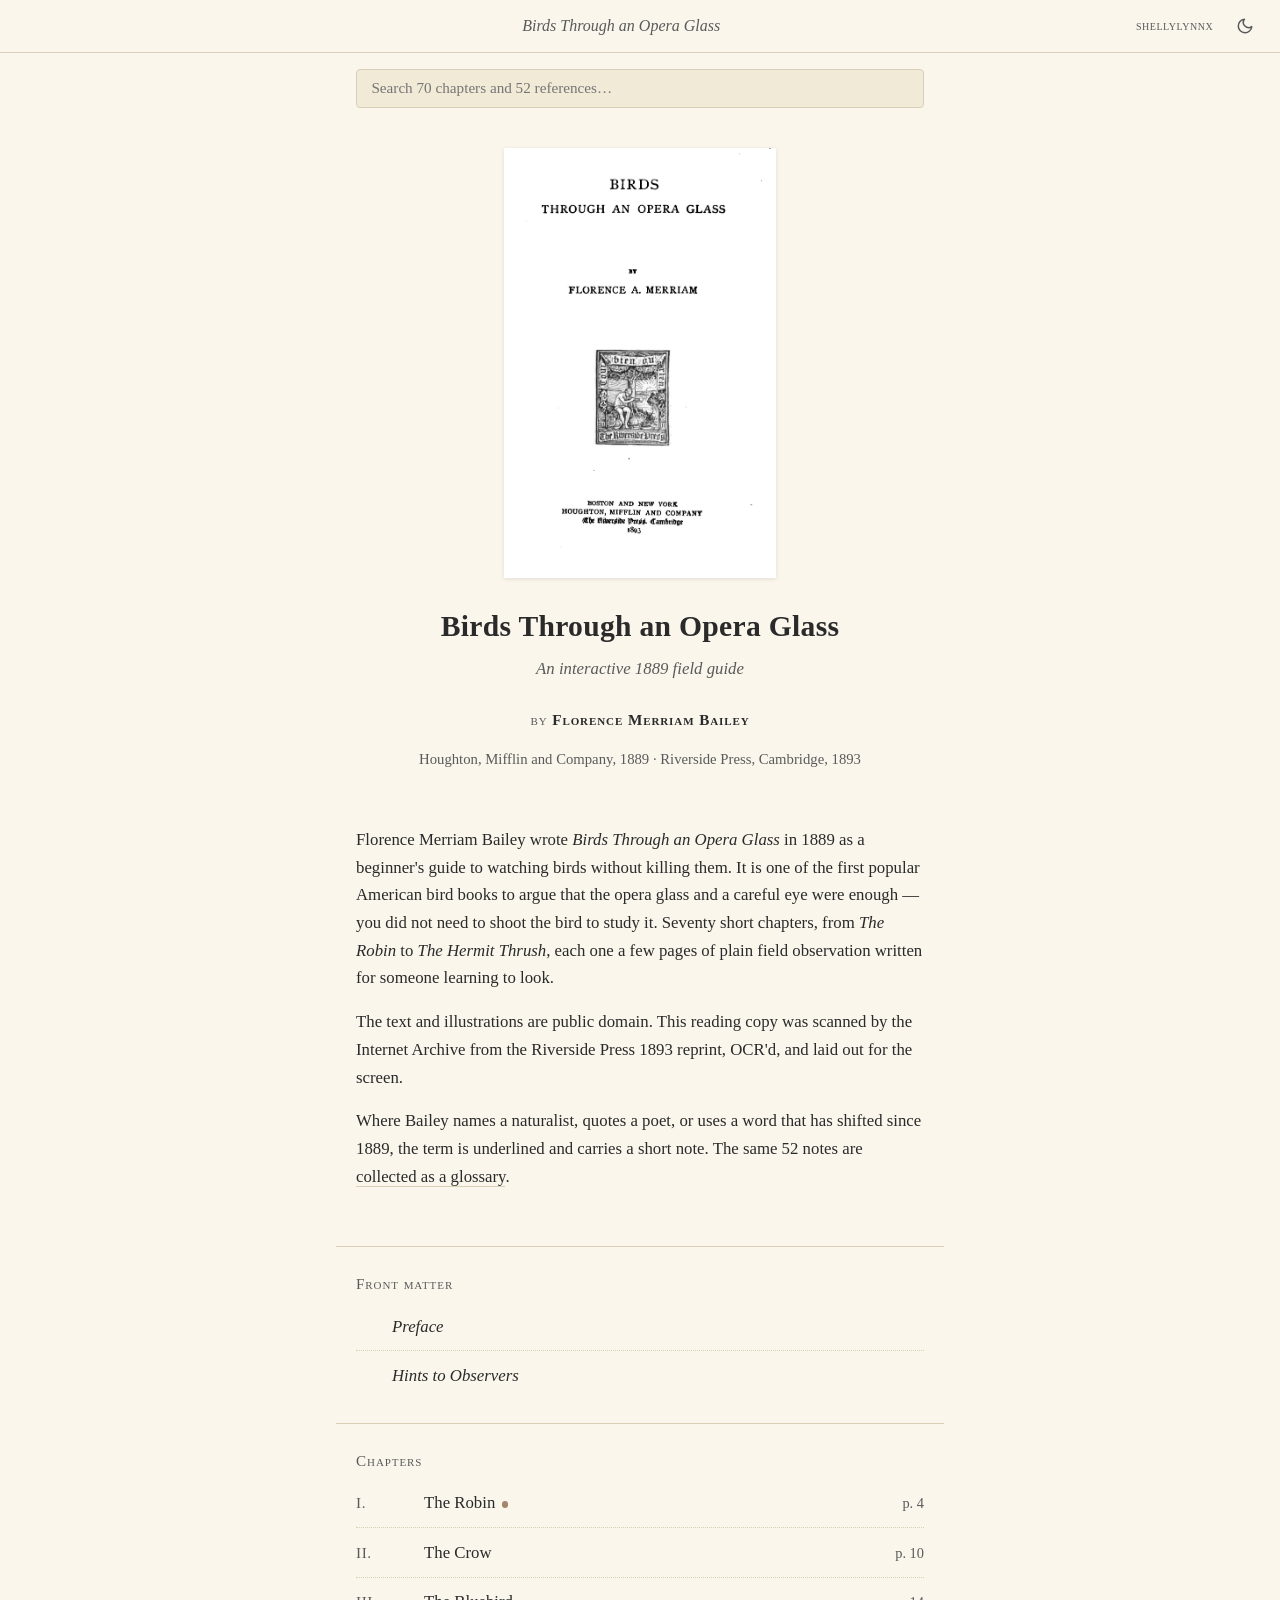
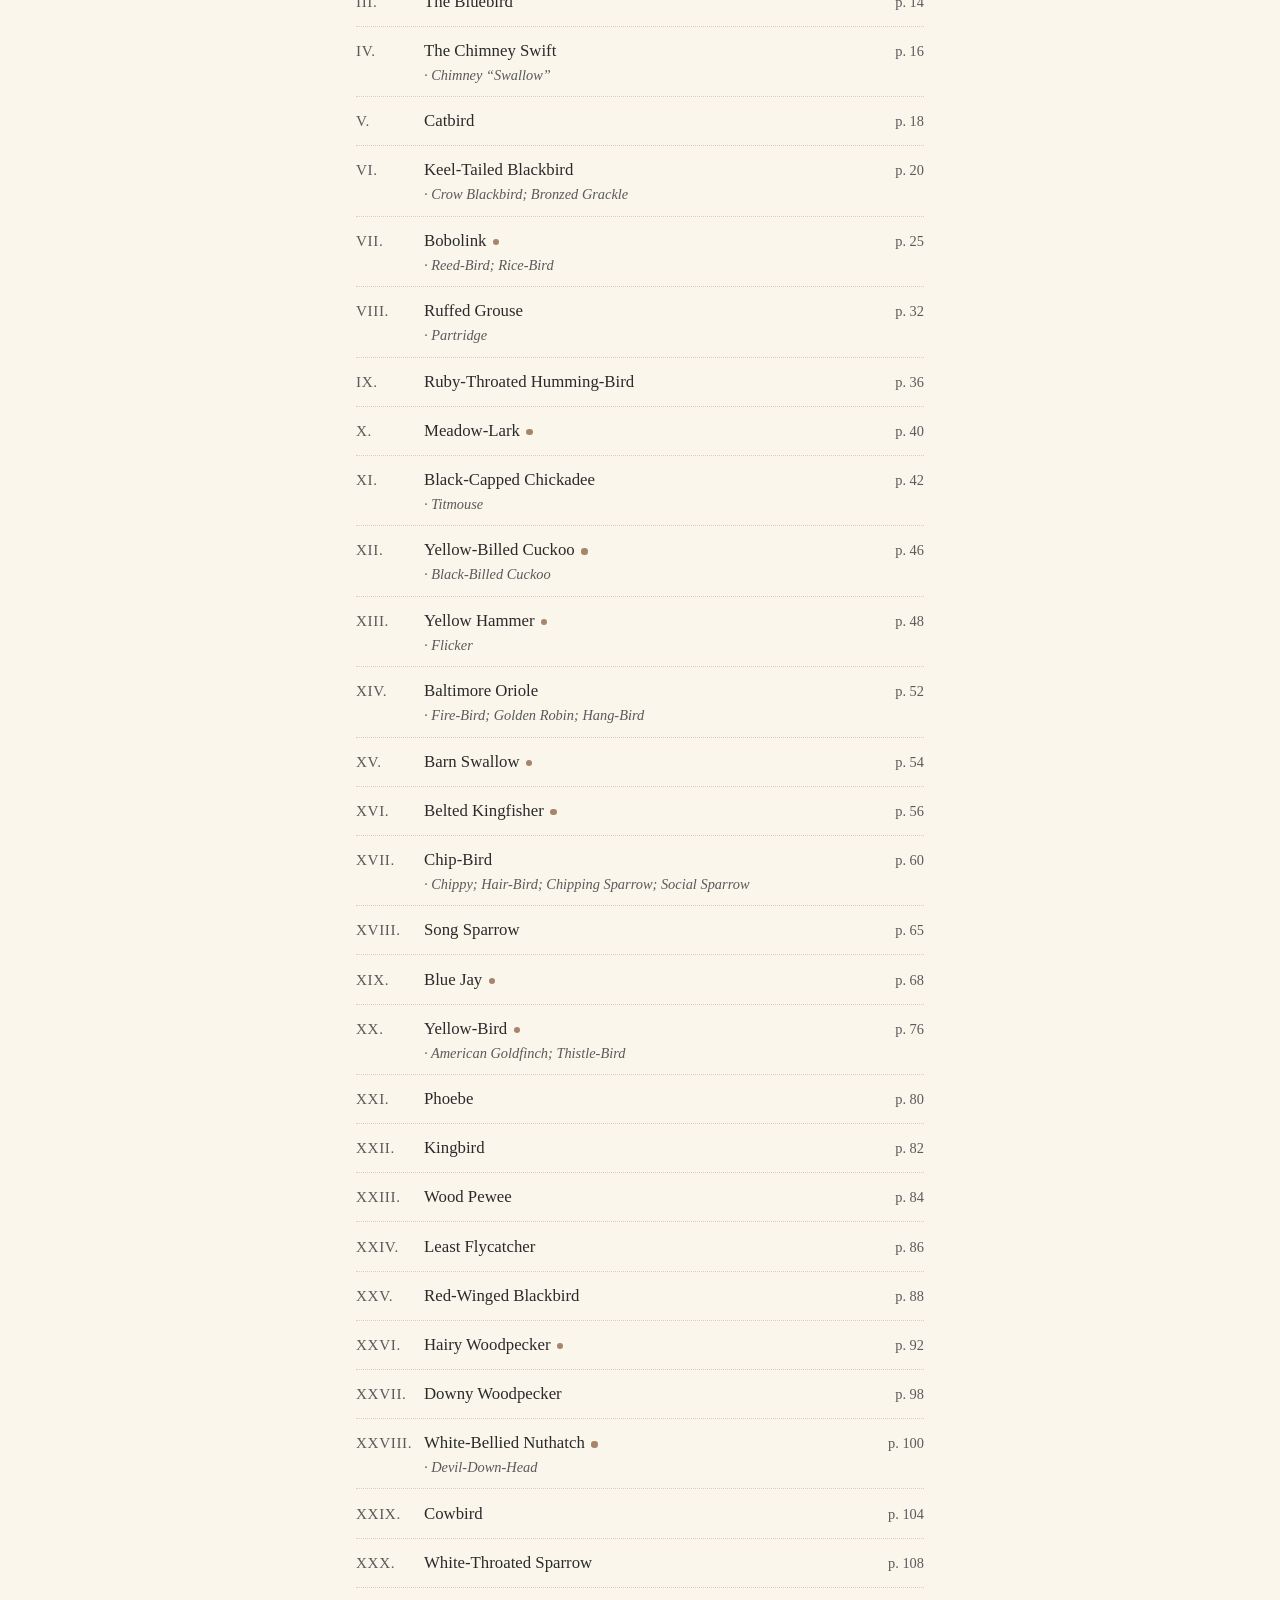
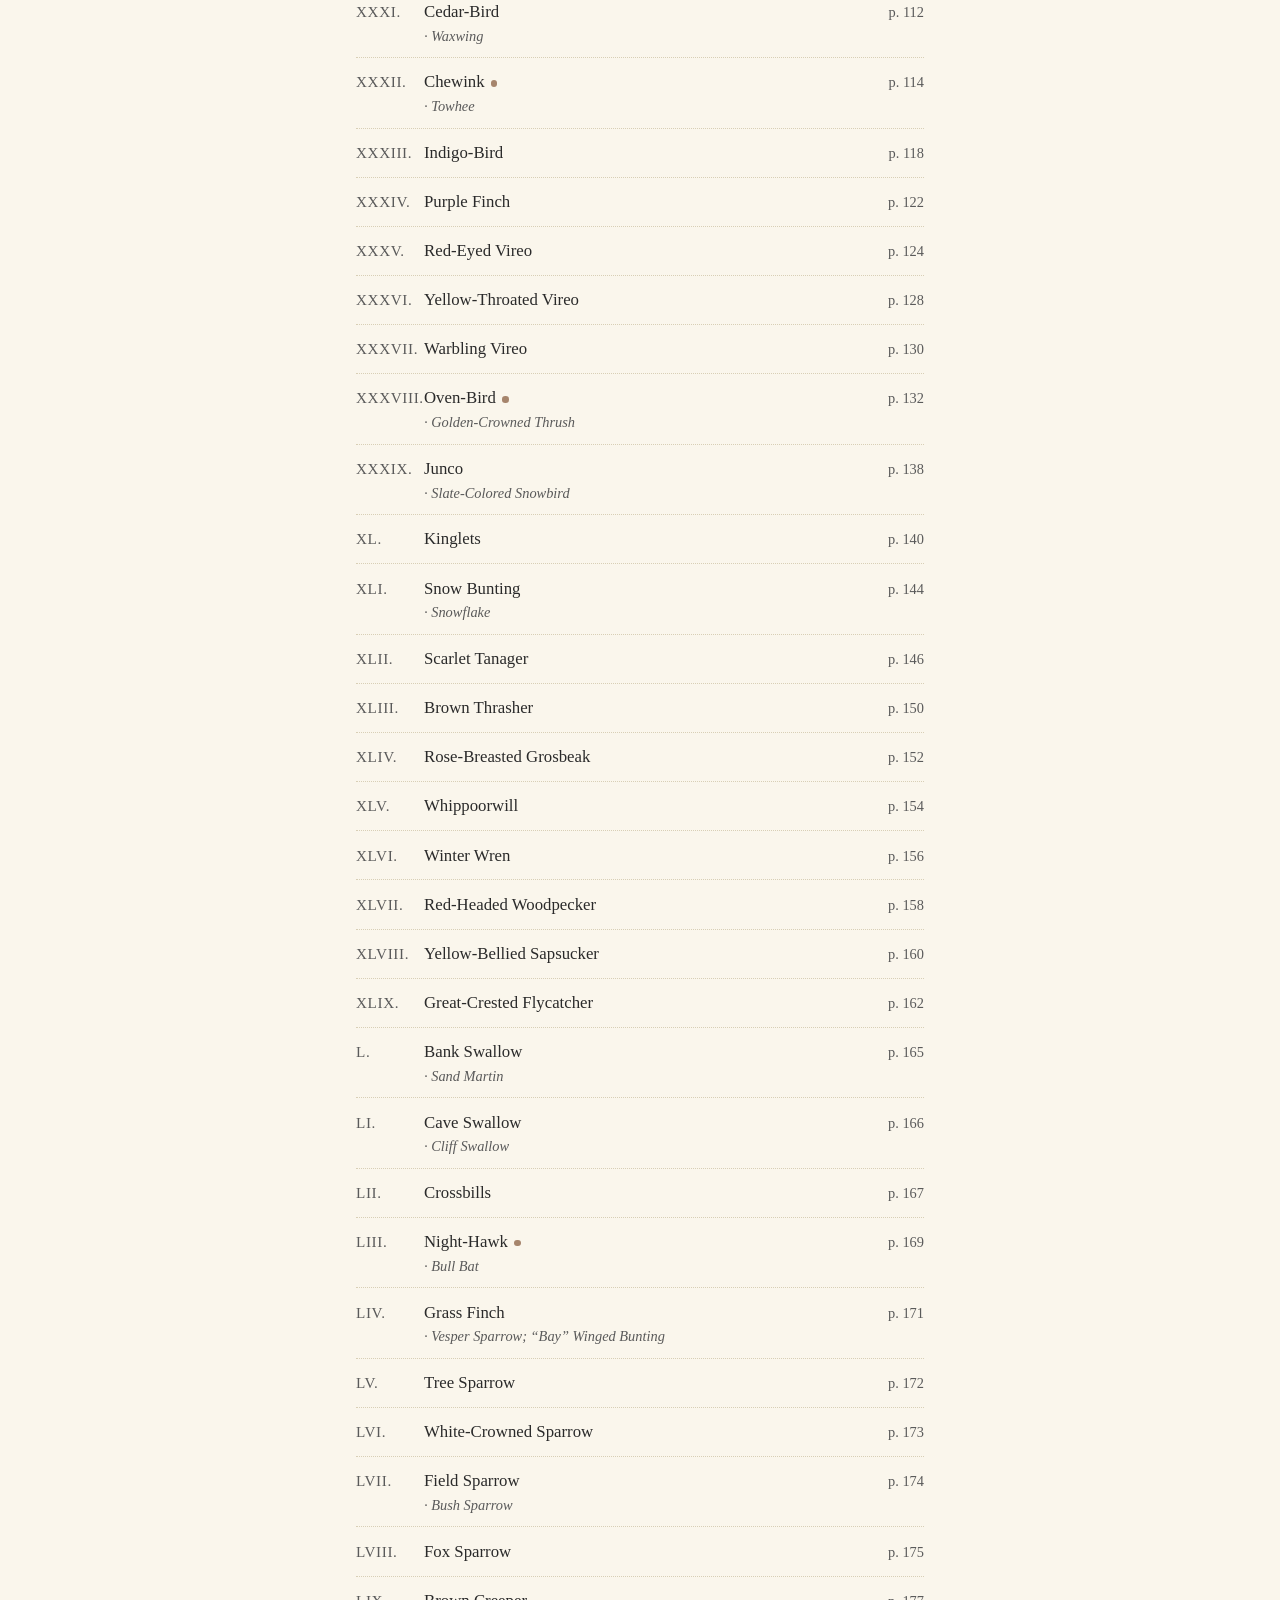
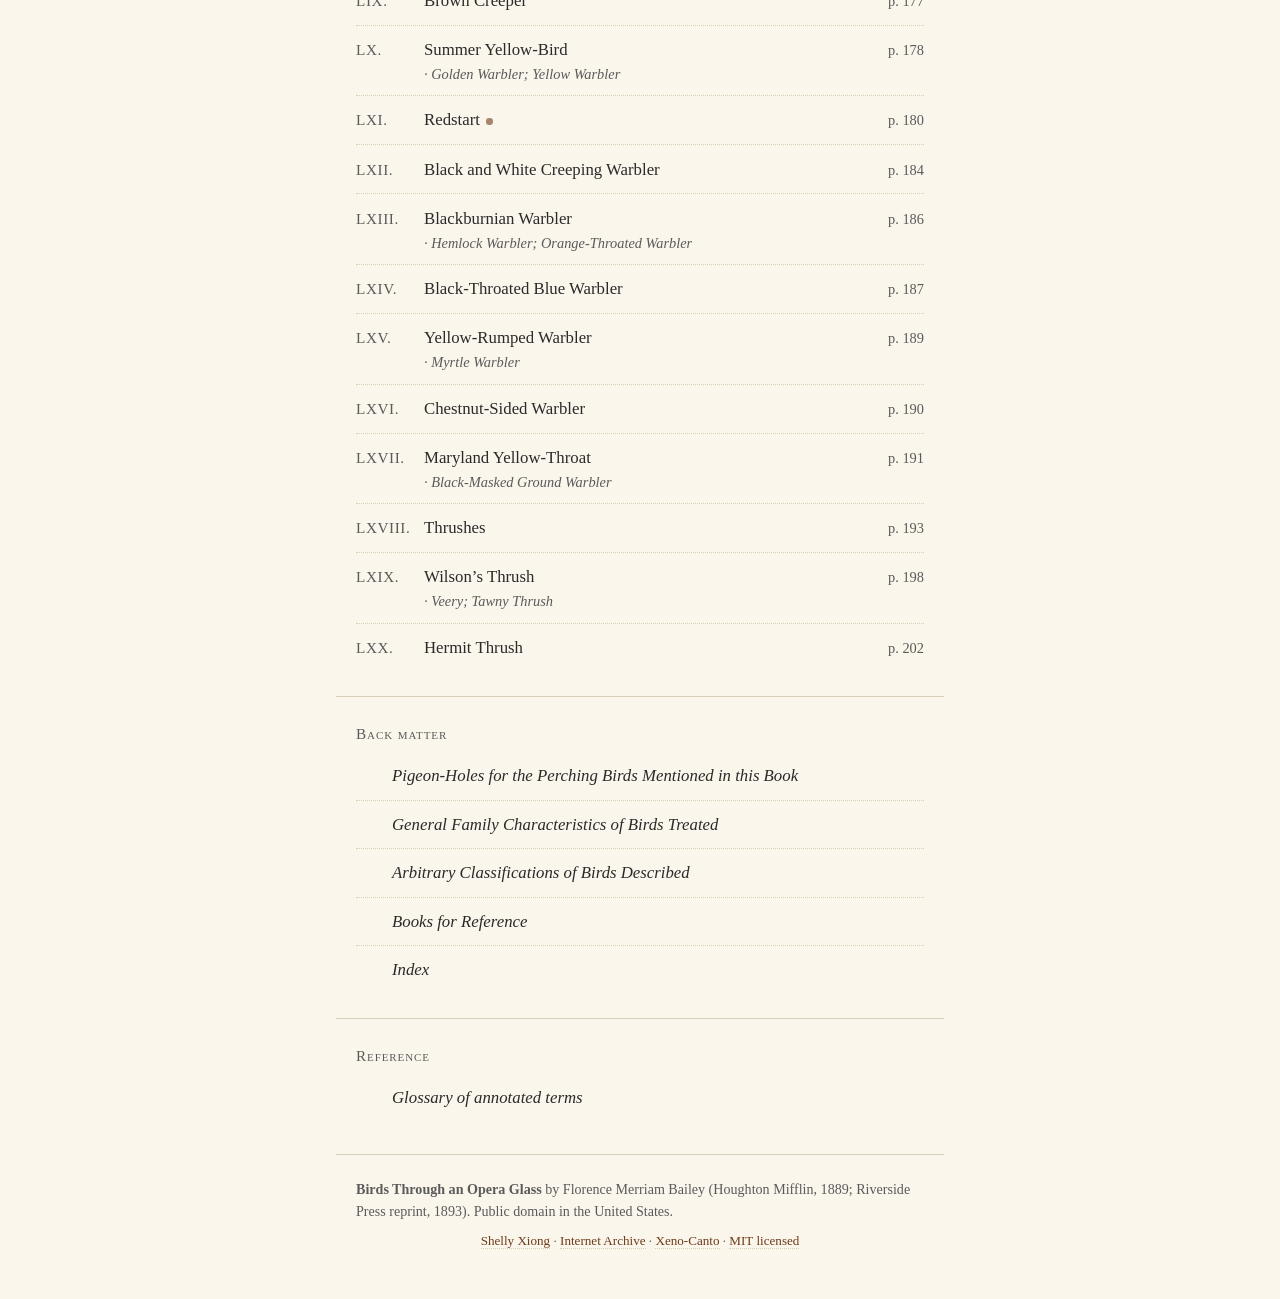
<file: opera-glass/index.html>
<!doctype html>
<html lang="en">
  <head>
    <meta charset="utf-8" />
    <meta name="viewport" content="width=device-width, initial-scale=1, viewport-fit=cover" />
    <title>Birds Through an Opera Glass (1889): Interactive Online Edition with Modern Audio</title>
    <meta
      name="description"
      content="Florence Merriam Bailey's 1889 field guide, fully readable online with vernacular gloss tooltips, modern audio for every transcribed bird song, eBird and Cornell links per species, and full-text search across all 70 chapters."
    />
    <meta name="author" content="Florence Merriam Bailey" />
    <link rel="canonical" href="https://shellylynnx.github.io/projects/opera-glass/" />

    <!-- Open Graph / Twitter. The OG image is hosted on the main
         shellylynnx.com domain so the reader and the Library catalog
         page share the same Bobolink illustration in social previews. -->
    <meta property="og:type" content="website" />
    <meta property="og:title" content="Birds Through an Opera Glass (1889): Interactive Online Edition with Modern Audio" />
    <meta
      property="og:description"
      content="Florence Merriam Bailey's 1889 field guide, fully readable online with vernacular gloss tooltips, modern audio, and full-text search across all 70 chapters."
    />
    <meta property="og:image" content="https://shellylynnx.com/images/social/opera-glass-og-bobolink.png?v=2" />
    <meta property="og:url" content="https://shellylynnx.github.io/projects/opera-glass/" />
    <meta property="og:site_name" content="shellylynnx.com" />
    <meta name="twitter:card" content="summary_large_image" />
    <meta name="twitter:title" content="Birds Through an Opera Glass (1889): Interactive Online Edition with Modern Audio" />
    <meta
      name="twitter:description"
      content="Florence Merriam Bailey's 1889 field guide, fully readable online with vernacular gloss tooltips, modern audio, and full-text search."
    />
    <meta name="twitter:image" content="https://shellylynnx.com/images/social/opera-glass-og-bobolink.png?v=2" />

    <!--
      Schema.org WebApplication. Replaces the previous bare Book schema
      because the reader is not itself a book; it is a web app ABOUT a
      book. The Book is referenced via the nested `about` field, which
      lets AI summarizers like Perplexity / ChatGPT-browse / Google AI
      Overview pick up the differentiated featureList (gloss tooltips,
      modern audio, search) when summarizing what this reader offers
      versus the canonical Internet Archive / BHL scans.
    -->
    <script type="application/ld+json">
      {
        "@context": "https://schema.org",
        "@type": "WebApplication",
        "@id": "https://shellylynnx.github.io/projects/opera-glass/#reader",
        "name": "Birds Through an Opera Glass: Interactive Online Edition",
        "url": "https://shellylynnx.github.io/projects/opera-glass/",
        "description": "Interactive online edition of Florence Merriam Bailey's 1889 field guide, with vernacular gloss tooltips, modern audio for every transcribed bird song, eBird and Cornell links per species, and full-text search across all 70 chapters.",
        "applicationCategory": "EducationApplication",
        "operatingSystem": "Any (web browser)",
        "isAccessibleForFree": true,
        "browserRequirements": "Requires JavaScript. Modern browser recommended.",
        "creator": {
          "@type": "Person",
          "name": "Shelly Lynn Xiong",
          "url": "https://shellylynnx.com",
          "sameAs": [
            "https://shellylynnx.com/about/",
            "https://bsky.app/profile/subwaybirder.bsky.social"
          ]
        },
        "about": {
          "@type": "Book",
          "@id": "https://shellylynnx.com/library/birds-through-an-opera-glass/#book",
          "name": "Birds Through an Opera Glass",
          "author": {
            "@type": "Person",
            "name": "Florence A. Merriam",
            "alternateName": "Florence Merriam Bailey"
          },
          "datePublished": "1889",
          "publisher": {
            "@type": "Organization",
            "name": "Houghton, Mifflin and Company"
          }
        },
        "featureList": [
          "Full text of all 70 chapters with original illustrations",
          "Vernacular gloss tooltips for 19th-century bird names and Bailey's regional vocabulary",
          "Modern eBird and Cornell links for each species",
          "Modern xeno-canto audio recordings paired with Bailey's transcribed bird songs",
          "Full-text search across the entire book"
        ]
      }
    </script>

    <link rel="stylesheet" href="./styles.css" />
  </head>
  <body>
    <a class="skip-link" href="#main">Skip to content</a>

    <header class="topbar" id="topbar">
      <a class="topbar-home" href="#/" aria-label="Back to table of contents">
        <span aria-hidden="true">&larr;</span>
        <span class="topbar-home-label">Contents</span>
      </a>
      <span class="topbar-title" id="topbar-title">Birds Through an Opera Glass</span>
      <a class="topbar-credit" href="https://shellylynnx.com" rel="noopener">shellylynnx</a>
      <button
        class="theme-toggle"
        id="theme-toggle"
        type="button"
        aria-label="Toggle light or dark theme"
        title="Toggle light or dark theme"
      >
        <svg class="icon-sun" viewBox="0 0 24 24" width="18" height="18" fill="none" stroke="currentColor" stroke-width="2" stroke-linecap="round" stroke-linejoin="round" aria-hidden="true">
          <circle cx="12" cy="12" r="5"/>
          <line x1="12" y1="1" x2="12" y2="3"/>
          <line x1="12" y1="21" x2="12" y2="23"/>
          <line x1="4.22" y1="4.22" x2="5.64" y2="5.64"/>
          <line x1="18.36" y1="18.36" x2="19.78" y2="19.78"/>
          <line x1="1" y1="12" x2="3" y2="12"/>
          <line x1="21" y1="12" x2="23" y2="12"/>
          <line x1="4.22" y1="19.78" x2="5.64" y2="18.36"/>
          <line x1="18.36" y1="5.64" x2="19.78" y2="4.22"/>
        </svg>
        <svg class="icon-moon" viewBox="0 0 24 24" width="18" height="18" fill="none" stroke="currentColor" stroke-width="2" stroke-linecap="round" stroke-linejoin="round" aria-hidden="true">
          <path d="M21 12.79A9 9 0 1 1 11.21 3 7 7 0 0 0 21 12.79z"/>
        </svg>
      </button>
    </header>

    <script>
      // Apply theme BEFORE first paint to avoid a flash of light theme.
      (function () {
        try {
          var t = localStorage.getItem("opera-glass-theme");
          if (t === "dark") document.documentElement.classList.add("dark");
        } catch (e) {}
      })();
    </script>

    <main id="main" tabindex="-1">
      <!--
        Static "What this is" intro. AI summarizers (Perplexity,
        ChatGPT-browse, Google AI Overview) extract from the initial
        HTML before JavaScript runs, so this paragraph is what they
        see when describing the page. main.js wipes <main> on first
        render and replaces it with the TOC; users see this intro
        only briefly before the TOC paints.
      -->
      <div class="initial-intro">
        <p>
          This is an interactive online edition of <em>Birds Through an Opera Glass</em>
          (1889) by Florence Merriam Bailey, the first American field guide
          written by a woman and the first to teach birdwatching without
          firearms. All 70 chapters are readable below. Hover over any
          19th-century bird name for a modern gloss. Tap any species name
          for live eBird and Cornell links. Tap any musical-notation icon
          to hear a modern xeno-canto recording of Bailey's transcribed
          song. Use the search box to query the full text.
        </p>
      </div>
      <noscript>
        <div class="noscript">
          This reading copy needs JavaScript. The full text of <em>Birds Through an Opera Glass</em>
          (1889) is also free at the
          <a href="https://archive.org/details/birdsthroughano00bailgoog">Internet Archive</a>.
        </div>
      </noscript>
    </main>

    <footer class="sitefooter">
      <p>
        <strong>Birds Through an Opera Glass</strong> by Florence Merriam Bailey
        (Houghton Mifflin, 1889; Riverside Press reprint, 1893). Public domain in
        the United States.
      </p>
      <p class="sitefooter-credit">
        <a href="https://shellylynnx.com"
           rel="noopener"
           title="Curated and built by Shelly Xiong">Shelly Xiong</a>
        &middot;
        <a href="https://archive.org/details/birdsthroughano00bailgoog"
           rel="noopener"
           title="Source scan via the Internet Archive">Internet Archive</a>
        &middot;
        <a href="https://xeno-canto.org"
           rel="noopener"
           title="Audio via Xeno-Canto. Recordings are CC-licensed, recordist credited per recording.">Xeno-Canto</a>
        &middot;
        <a href="https://github.com/shellylynnx/projects/tree/main/opera-glass"
           rel="noopener"
           title="Code is MIT licensed">MIT licensed</a>
      </p>
    </footer>

    <script type="module" src="./main.js"></script>
  </body>
</html>
</file>
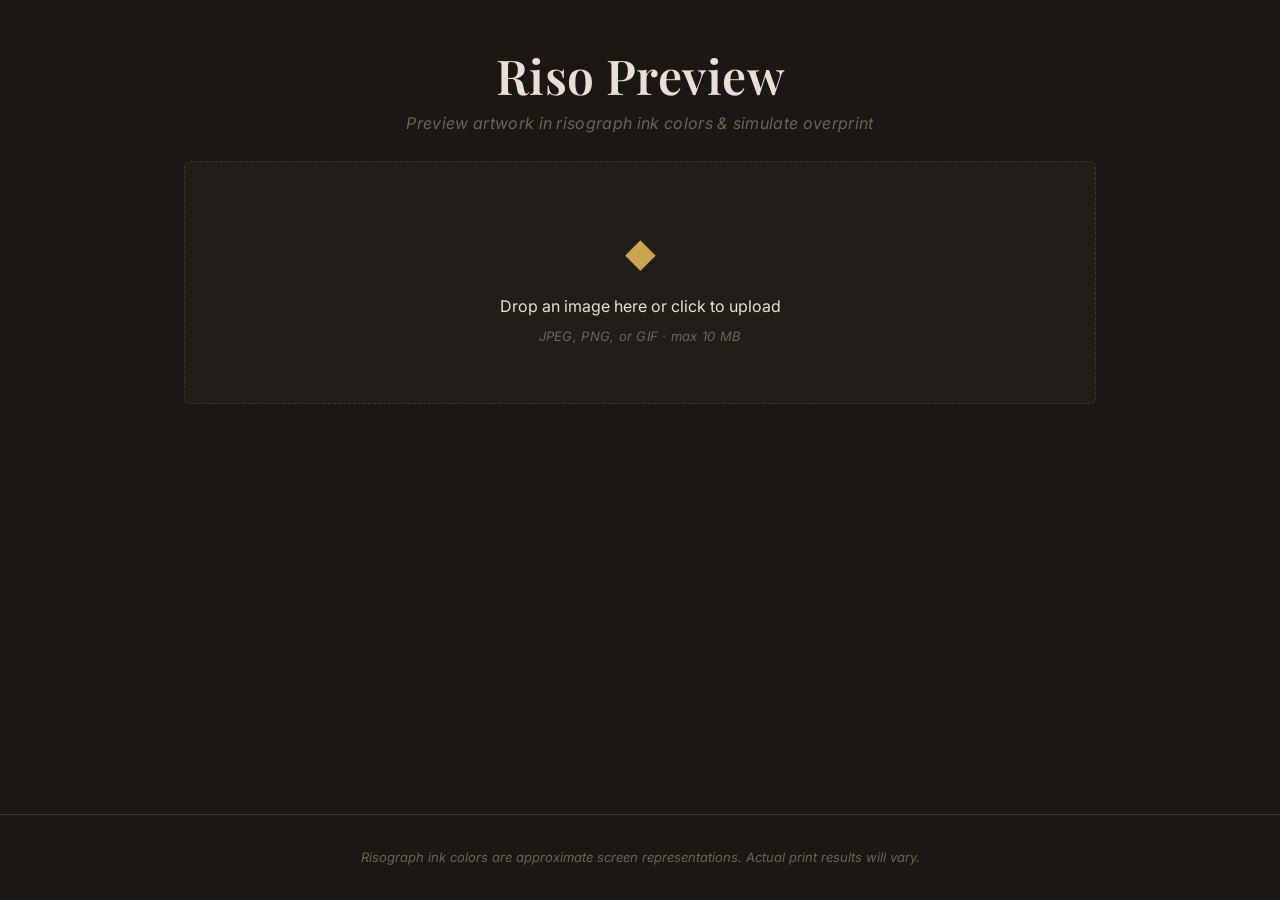
<file: riso-preview/index.html>
<!DOCTYPE html>
<html lang="en">
<head>
  <meta charset="UTF-8" />
  <meta name="viewport" content="width=device-width, initial-scale=1.0" />
  <title>Riso Preview</title>
  <link rel="preconnect" href="https://fonts.googleapis.com">
  <link rel="preconnect" href="https://fonts.gstatic.com" crossorigin>
  <link href="https://fonts.googleapis.com/css2?family=Inter:wght@300;400;500;600&family=Playfair+Display:ital,wght@0,400;0,600;1,400&display=swap" rel="stylesheet">
  <link rel="stylesheet" href="styles/style.css" />
</head>
<body>

<header>
  <h1>Riso Preview</h1>
  <p class="tagline">Preview artwork in risograph ink colors &amp; simulate overprint</p>
</header>

<main>
  <!-- View mode bar -->
  <section id="view-bar" class="hidden">
    <div class="view-bar-inner">
      <span class="view-bar-label">Show Color Layer</span>
      <label class="view-layer-toggle" data-layer="0">
        <input type="checkbox" class="color-layer-check" value="0" />
        <span class="view-layer-name">Layer 1</span>
      </label>
      <label class="view-layer-toggle" data-layer="1">
        <input type="checkbox" class="color-layer-check" value="1" />
        <span class="view-layer-name">Layer 2</span>
      </label>
      <label class="view-layer-toggle" data-layer="2">
        <input type="checkbox" class="color-layer-check" value="2" />
        <span class="view-layer-name">Layer 3</span>
      </label>
    </div>
  </section>

  <!-- Upload area -->
  <section id="upload-section">
    <div class="upload-zone" id="upload-zone" role="button" tabindex="0" aria-label="Upload an image">
      <div class="upload-prompt" id="upload-prompt">
        <div class="upload-icon">&#9670;</div>
        <div class="upload-text">Drop an image here or click to upload</div>
        <div class="upload-hint">JPEG, PNG, or GIF &middot; max 10 MB</div>
      </div>
      <canvas id="source-canvas" style="display:none"></canvas>
      <canvas id="mask-overlay" style="display:none"></canvas>
      <input type="file" id="file-input" accept="image/jpeg,image/png,image/gif" hidden />
    </div>
  </section>

  <!-- Mask toolbar -->
  <section id="mask-section" class="hidden">
    <div class="mask-toolbar">
      <label class="toggle-label">
        <input type="checkbox" id="mask-toggle" />
        Enable Masks
      </label>
      <div class="mask-controls hidden" id="mask-controls">
        <label class="mask-field">
          <span class="mask-field-label">Paint for</span>
          <select id="mask-layer">
            <option value="0">Layer 1</option>
            <option value="1">Layer 2</option>
            <option value="2">Layer 3</option>
          </select>
        </label>
        <div class="mask-tool-group">
          <span class="mask-field-label">Tool</span>
          <button class="btn btn-sm active" id="tool-brush">Brush</button>
          <button class="btn btn-sm" id="tool-eraser">Eraser</button>
          <button class="btn btn-sm" id="tool-magic">Magic Wand</button>
        </div>
        <label class="mask-field" id="brush-size-field">
          <span class="mask-field-label">Size</span>
          <input type="range" id="brush-size" min="3" max="80" value="20" />
          <span id="brush-size-val" class="mask-val">20</span>
        </label>
        <label class="mask-field" id="tolerance-field" style="display:none">
          <span class="mask-field-label">Tolerance</span>
          <input type="range" id="magic-tolerance" min="1" max="100" value="32" />
          <span id="tolerance-val" class="mask-val">32</span>
        </label>
        <label class="toggle-label" id="contiguous-field" style="display:none">
          <input type="checkbox" id="magic-contiguous" checked />
          Contiguous
        </label>
        <button class="btn btn-sm" id="mask-clear-btn">Clear Masks</button>
      </div>
    </div>
    <p class="mask-hint" id="mask-hint">Paint on the source image to assign areas to individual layers. Unpainted areas use the full image.</p>
  </section>

  <!-- Layer controls -->
  <section id="controls" class="hidden">
    <div class="control-group">
      <div class="control-col">
        <label class="control-label">Layer 1</label>
        <div class="swatch-grid" id="swatches-1" role="radiogroup" aria-label="Layer 1 color"></div>
      </div>
      <div class="control-col">
        <label class="control-label">Layer 2</label>
        <div class="swatch-grid" id="swatches-2" role="radiogroup" aria-label="Layer 2 color"></div>
        <label class="toggle-label">
          <input type="checkbox" id="layer2-toggle" checked />
          Enable Layer 2
        </label>
      </div>
      <div class="control-col">
        <label class="control-label">Layer 3</label>
        <div class="swatch-grid" id="swatches-3" role="radiogroup" aria-label="Layer 3 color"></div>
        <label class="toggle-label">
          <input type="checkbox" id="layer3-toggle" checked />
          Enable Layer 3
        </label>
      </div>
    </div>
  </section>

  <!-- Preview -->
  <section id="preview-section" class="hidden">
    <div class="preview-grid">
      <div class="preview-card">
        <div class="preview-label">Layer 1</div>
        <canvas id="canvas-1"></canvas>
      </div>
      <div class="preview-card">
        <div class="preview-label">Layer 2</div>
        <canvas id="canvas-2"></canvas>
      </div>
      <div class="preview-card">
        <div class="preview-label">Layer 3</div>
        <canvas id="canvas-3"></canvas>
      </div>
      <div class="preview-card preview-card-main">
        <div class="preview-label">Overprint</div>
        <canvas id="canvas-out"></canvas>
      </div>
    </div>
  </section>

  <!-- Actions -->
  <section id="actions" class="hidden">
    <div class="actions-group">
      <span class="actions-label">Color</span>
      <button class="btn btn-primary" id="btn-download-1">Layer 1</button>
      <button class="btn btn-primary" id="btn-download-2">Layer 2</button>
      <button class="btn btn-primary" id="btn-download-3">Layer 3</button>
      <button class="btn btn-primary" id="btn-download">Overprint</button>
    </div>
    <div class="actions-group">
      <span class="actions-label">Plates (B&W)</span>
      <button class="btn btn-outline" id="btn-plate-1">Layer 1</button>
      <button class="btn btn-outline" id="btn-plate-2">Layer 2</button>
      <button class="btn btn-outline" id="btn-plate-3">Layer 3</button>
    </div>
    <button class="btn btn-secondary" id="btn-clear">Clear Image</button>
  </section>
</main>

<footer>
  Risograph ink colors are approximate screen representations. Actual print results will vary.
</footer>

<div id="toast-container" role="status" aria-live="polite"></div>

<script type="module" src="scripts/app.js"></script>
</body>
</html>
</file>
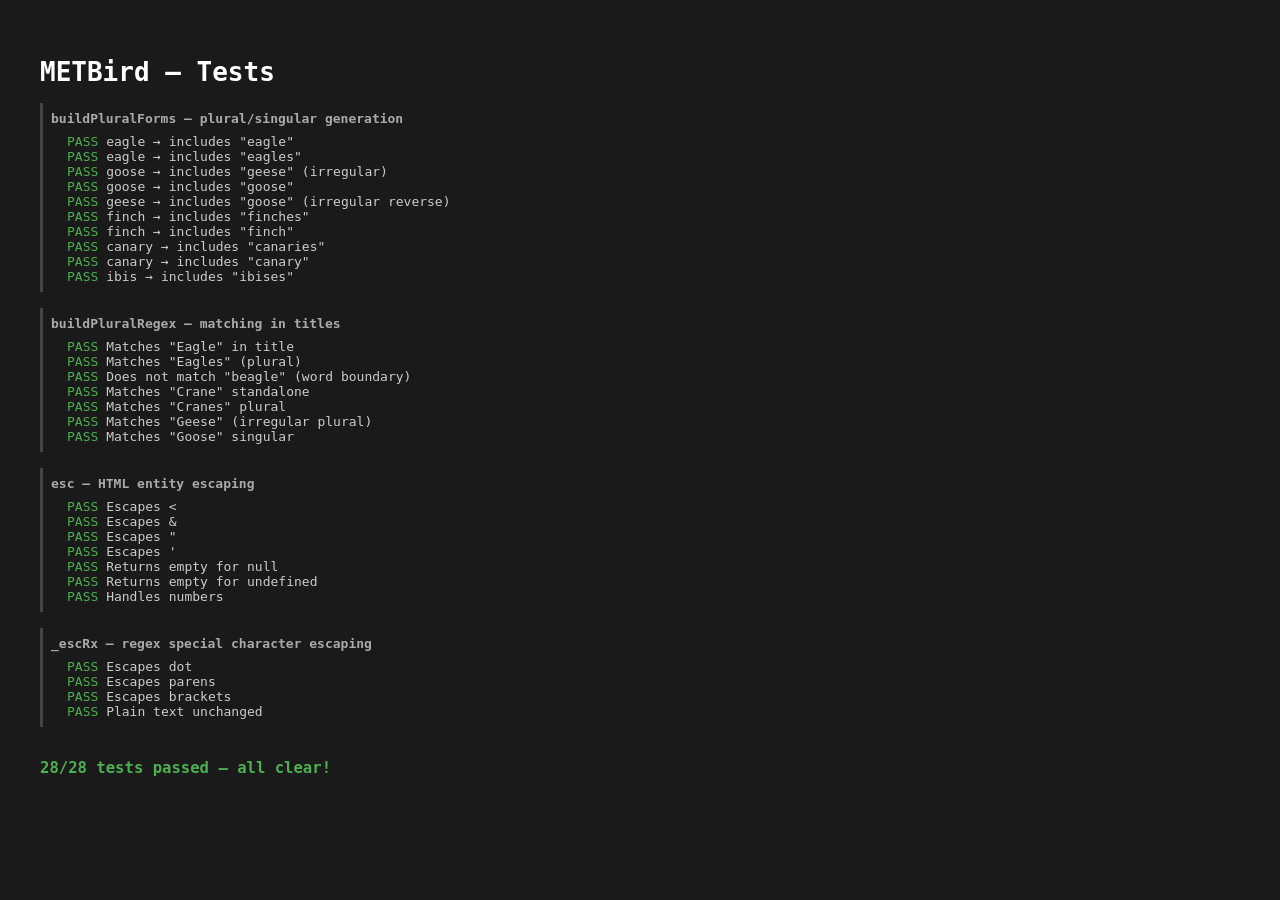
<file: METBird/tests/test.html>
<!DOCTYPE html>
<html lang="en">
<head>
  <meta charset="UTF-8" />
  <title>METBird — Tests</title>
  <style>
    body { font-family: monospace; padding: 2rem; background: #1a1a1a; color: #ccc; }
    h1 { color: #fff; margin-bottom: 1rem; }
    .pass { color: #4caf50; }
    .fail { color: #f44336; }
    .suite { margin: 1rem 0; padding: 0.5rem; border-left: 3px solid #444; }
    .suite-name { color: #aaa; font-weight: bold; margin-bottom: 0.5rem; }
    .result { margin-left: 1rem; }
    #summary { margin-top: 2rem; font-size: 1.2em; font-weight: bold; }
  </style>
</head>
<body>
  <h1>METBird — Tests</h1>
  <div id="output"></div>
  <div id="summary"></div>
  <script type="module">
    import { buildPluralForms, buildPluralRegex, _escRx } from '../scripts/taxonomy.js';
    import { esc } from '../scripts/ui.js';

    const output = document.getElementById('output');
    const summaryEl = document.getElementById('summary');
    let passed = 0, failed = 0;
    let currentSuite = null;

    function suite(name) {
      currentSuite = document.createElement('div');
      currentSuite.className = 'suite';
      const title = document.createElement('div');
      title.className = 'suite-name';
      title.textContent = name;
      currentSuite.appendChild(title);
      output.appendChild(currentSuite);
    }

    function assert(desc, cond) {
      const el = document.createElement('div');
      el.className = 'result';
      if (cond) { el.innerHTML = `<span class="pass">PASS</span> ${desc}`; passed++; }
      else { el.innerHTML = `<span class="fail">FAIL</span> ${desc}`; failed++; }
      currentSuite.appendChild(el);
    }

    // ─── buildPluralForms tests ──────────────────────────────────

    suite('buildPluralForms — plural/singular generation');

    (() => {
      const forms = buildPluralForms('eagle');
      assert('eagle → includes "eagle"', forms.has('eagle'));
      assert('eagle → includes "eagles"', forms.has('eagles'));
    })();

    (() => {
      const forms = buildPluralForms('goose');
      assert('goose → includes "geese" (irregular)', forms.has('geese'));
      assert('goose → includes "goose"', forms.has('goose'));
    })();

    (() => {
      const forms = buildPluralForms('geese');
      assert('geese → includes "goose" (irregular reverse)', forms.has('goose'));
    })();

    (() => {
      const forms = buildPluralForms('finch');
      assert('finch → includes "finches"', forms.has('finches'));
      assert('finch → includes "finch"', forms.has('finch'));
    })();

    (() => {
      const forms = buildPluralForms('canary');
      assert('canary → includes "canaries"', forms.has('canaries'));
      assert('canary → includes "canary"', forms.has('canary'));
    })();

    (() => {
      const forms = buildPluralForms('ibis');
      assert('ibis → includes "ibises"', forms.has('ibises'));
    })();

    // ─── buildPluralRegex tests ─────────────────────────────────

    suite('buildPluralRegex — matching in titles');

    (() => {
      const re = buildPluralRegex('eagle');
      assert('Matches "Eagle" in title', re.test('Bald Eagle in Flight'));
      assert('Matches "Eagles" (plural)', re.test('Three Eagles'));
      assert('Does not match "beagle" (word boundary)', !re.test('A Beagle Dog'));
    })();

    (() => {
      const re = buildPluralRegex('crane');
      assert('Matches "Crane" standalone', re.test('Red-crowned Crane'));
      assert('Matches "Cranes" plural', re.test('Two Cranes'));
    })();

    (() => {
      const re = buildPluralRegex('goose');
      assert('Matches "Geese" (irregular plural)', re.test('Canada Geese'));
      assert('Matches "Goose" singular', re.test('Snow Goose'));
    })();

    // ─── esc (HTML escaping) tests ──────────────────────────────

    suite('esc — HTML entity escaping');

    assert('Escapes <', esc('<script>') === '&lt;script&gt;');
    assert('Escapes &', esc('foo & bar') === 'foo &amp; bar');
    assert('Escapes "', esc('a "b" c') === 'a &quot;b&quot; c');
    assert("Escapes '", esc("a 'b' c") === 'a &#39;b&#39; c');
    assert('Returns empty for null', esc(null) === '');
    assert('Returns empty for undefined', esc(undefined) === '');
    assert('Handles numbers', esc(42) === '42');

    // ─── _escRx (regex escaping) tests ──────────────────────────

    suite('_escRx — regex special character escaping');

    assert('Escapes dot', _escRx('a.b') === 'a\\.b');
    assert('Escapes parens', _escRx('(foo)') === '\\(foo\\)');
    assert('Escapes brackets', _escRx('[bar]') === '\\[bar\\]');
    assert('Plain text unchanged', _escRx('hello') === 'hello');

    // ─── Summary ─────────────────────────────────────────────────

    const total = passed + failed;
    summaryEl.className = failed === 0 ? 'pass' : 'fail';
    summaryEl.textContent = `${passed}/${total} tests passed` + (failed > 0 ? ` (${failed} failed)` : ' — all clear!');
  </script>
</body>
</html>
</file>
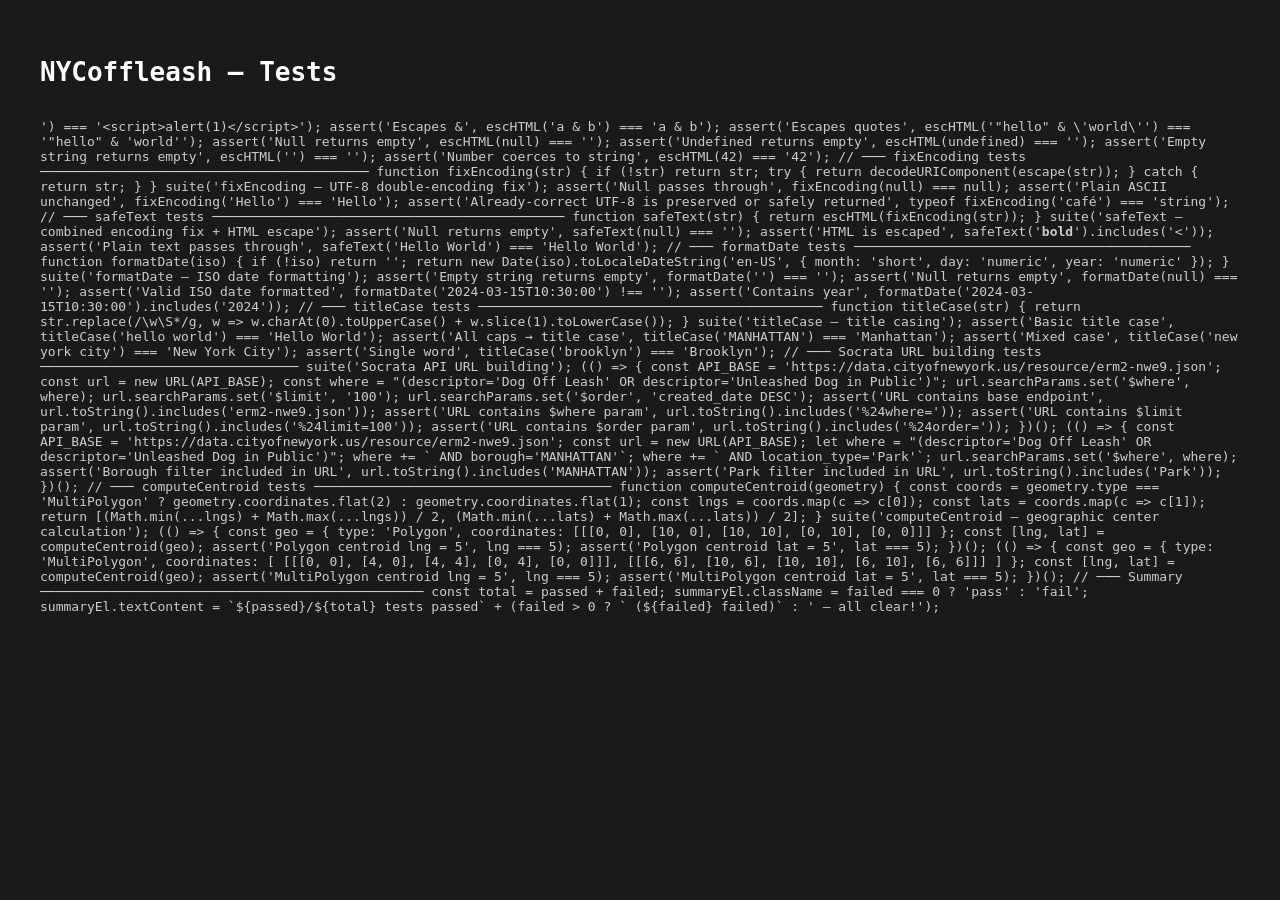
<file: NYCoffleash/tests/test.html>
<!DOCTYPE html>
<html lang="en">
<head>
  <meta charset="UTF-8" />
  <title>NYCoffleash — Tests</title>
  <style>
    body { font-family: monospace; padding: 2rem; background: #1a1a1a; color: #ccc; }
    h1 { color: #fff; margin-bottom: 1rem; }
    .pass { color: #4caf50; }
    .fail { color: #f44336; }
    .suite { margin: 1rem 0; padding: 0.5rem; border-left: 3px solid #444; }
    .suite-name { color: #aaa; font-weight: bold; margin-bottom: 0.5rem; }
    .result { margin-left: 1rem; }
    #summary { margin-top: 2rem; font-size: 1.2em; font-weight: bold; }
  </style>
</head>
<body>
  <h1>NYCoffleash — Tests</h1>
  <div id="output"></div>
  <div id="summary"></div>
  <script>
    // Since app.js isn't a module, we test by re-implementing the pure functions inline
    // These mirror the exact implementations in app.js

    const output = document.getElementById('output');
    const summaryEl = document.getElementById('summary');
    let passed = 0, failed = 0;
    let currentSuite = null;

    function suite(name) {
      currentSuite = document.createElement('div');
      currentSuite.className = 'suite';
      const title = document.createElement('div');
      title.className = 'suite-name';
      title.textContent = name;
      currentSuite.appendChild(title);
      output.appendChild(currentSuite);
    }

    function assert(desc, cond) {
      const el = document.createElement('div');
      el.className = 'result';
      if (cond) { el.innerHTML = `<span class="pass">PASS</span> ${desc}`; passed++; }
      else { el.innerHTML = `<span class="fail">FAIL</span> ${desc}`; failed++; }
      currentSuite.appendChild(el);
    }

    // ─── escHTML tests ──────────────────────────────────────────────

    function escHTML(str) {
      if (!str) return '';
      return String(str).replace(/&/g,'&amp;').replace(/</g,'&lt;').replace(/>/g,'&gt;').replace(/"/g,'&quot;').replace(/'/g,'&#39;');
    }

    suite('escHTML — XSS prevention');

    assert('Escapes <script>', escHTML('<script>alert(1)</script>') === '&lt;script&gt;alert(1)&lt;/script&gt;');
    assert('Escapes &', escHTML('a & b') === 'a &amp; b');
    assert('Escapes quotes', escHTML('"hello" & \'world\'') === '&quot;hello&quot; &amp; &#39;world&#39;');
    assert('Null returns empty', escHTML(null) === '');
    assert('Undefined returns empty', escHTML(undefined) === '');
    assert('Empty string returns empty', escHTML('') === '');
    assert('Number coerces to string', escHTML(42) === '42');

    // ─── fixEncoding tests ──────────────────────────────────────────

    function fixEncoding(str) {
      if (!str) return str;
      try { return decodeURIComponent(escape(str)); } catch { return str; }
    }

    suite('fixEncoding — UTF-8 double-encoding fix');

    assert('Null passes through', fixEncoding(null) === null);
    assert('Plain ASCII unchanged', fixEncoding('Hello') === 'Hello');
    assert('Already-correct UTF-8 is preserved or safely returned', typeof fixEncoding('café') === 'string');

    // ─── safeText tests ─────────────────────────────────────────────

    function safeText(str) { return escHTML(fixEncoding(str)); }

    suite('safeText — combined encoding fix + HTML escape');

    assert('Null returns empty', safeText(null) === '');
    assert('HTML is escaped', safeText('<b>bold</b>').includes('&lt;'));
    assert('Plain text passes through', safeText('Hello World') === 'Hello World');

    // ─── formatDate tests ───────────────────────────────────────────

    function formatDate(iso) {
      if (!iso) return '';
      return new Date(iso).toLocaleDateString('en-US', { month: 'short', day: 'numeric', year: 'numeric' });
    }

    suite('formatDate — ISO date formatting');

    assert('Empty string returns empty', formatDate('') === '');
    assert('Null returns empty', formatDate(null) === '');
    assert('Valid ISO date formatted', formatDate('2024-03-15T10:30:00') !== '');
    assert('Contains year', formatDate('2024-03-15T10:30:00').includes('2024'));

    // ─── titleCase tests ────────────────────────────────────────────

    function titleCase(str) {
      return str.replace(/\w\S*/g, w => w.charAt(0).toUpperCase() + w.slice(1).toLowerCase());
    }

    suite('titleCase — title casing');

    assert('Basic title case', titleCase('hello world') === 'Hello World');
    assert('All caps → title case', titleCase('MANHATTAN') === 'Manhattan');
    assert('Mixed case', titleCase('new york city') === 'New York City');
    assert('Single word', titleCase('brooklyn') === 'Brooklyn');

    // ─── Socrata URL building tests ─────────────────────────────────

    suite('Socrata API URL building');

    (() => {
      const API_BASE = 'https://data.cityofnewyork.us/resource/erm2-nwe9.json';
      const url = new URL(API_BASE);
      const where = "(descriptor='Dog Off Leash' OR descriptor='Unleashed Dog in Public')";
      url.searchParams.set('$where', where);
      url.searchParams.set('$limit', '100');
      url.searchParams.set('$order', 'created_date DESC');

      assert('URL contains base endpoint', url.toString().includes('erm2-nwe9.json'));
      assert('URL contains $where param', url.toString().includes('%24where='));
      assert('URL contains $limit param', url.toString().includes('%24limit=100'));
      assert('URL contains $order param', url.toString().includes('%24order='));
    })();

    (() => {
      const API_BASE = 'https://data.cityofnewyork.us/resource/erm2-nwe9.json';
      const url = new URL(API_BASE);
      let where = "(descriptor='Dog Off Leash' OR descriptor='Unleashed Dog in Public')";
      where += ` AND borough='MANHATTAN'`;
      where += ` AND location_type='Park'`;
      url.searchParams.set('$where', where);

      assert('Borough filter included in URL', url.toString().includes('MANHATTAN'));
      assert('Park filter included in URL', url.toString().includes('Park'));
    })();

    // ─── computeCentroid tests ──────────────────────────────────────

    function computeCentroid(geometry) {
      const coords = geometry.type === 'MultiPolygon'
        ? geometry.coordinates.flat(2)
        : geometry.coordinates.flat(1);
      const lngs = coords.map(c => c[0]);
      const lats = coords.map(c => c[1]);
      return [(Math.min(...lngs) + Math.max(...lngs)) / 2, (Math.min(...lats) + Math.max(...lats)) / 2];
    }

    suite('computeCentroid — geographic center calculation');

    (() => {
      const geo = {
        type: 'Polygon',
        coordinates: [[[0, 0], [10, 0], [10, 10], [0, 10], [0, 0]]]
      };
      const [lng, lat] = computeCentroid(geo);
      assert('Polygon centroid lng = 5', lng === 5);
      assert('Polygon centroid lat = 5', lat === 5);
    })();

    (() => {
      const geo = {
        type: 'MultiPolygon',
        coordinates: [
          [[[0, 0], [4, 0], [4, 4], [0, 4], [0, 0]]],
          [[[6, 6], [10, 6], [10, 10], [6, 10], [6, 6]]]
        ]
      };
      const [lng, lat] = computeCentroid(geo);
      assert('MultiPolygon centroid lng = 5', lng === 5);
      assert('MultiPolygon centroid lat = 5', lat === 5);
    })();

    // ─── Summary ─────────────────────────────────────────────────

    const total = passed + failed;
    summaryEl.className = failed === 0 ? 'pass' : 'fail';
    summaryEl.textContent = `${passed}/${total} tests passed` + (failed > 0 ? ` (${failed} failed)` : ' — all clear!');
  </script>
</body>
</html>
</file>
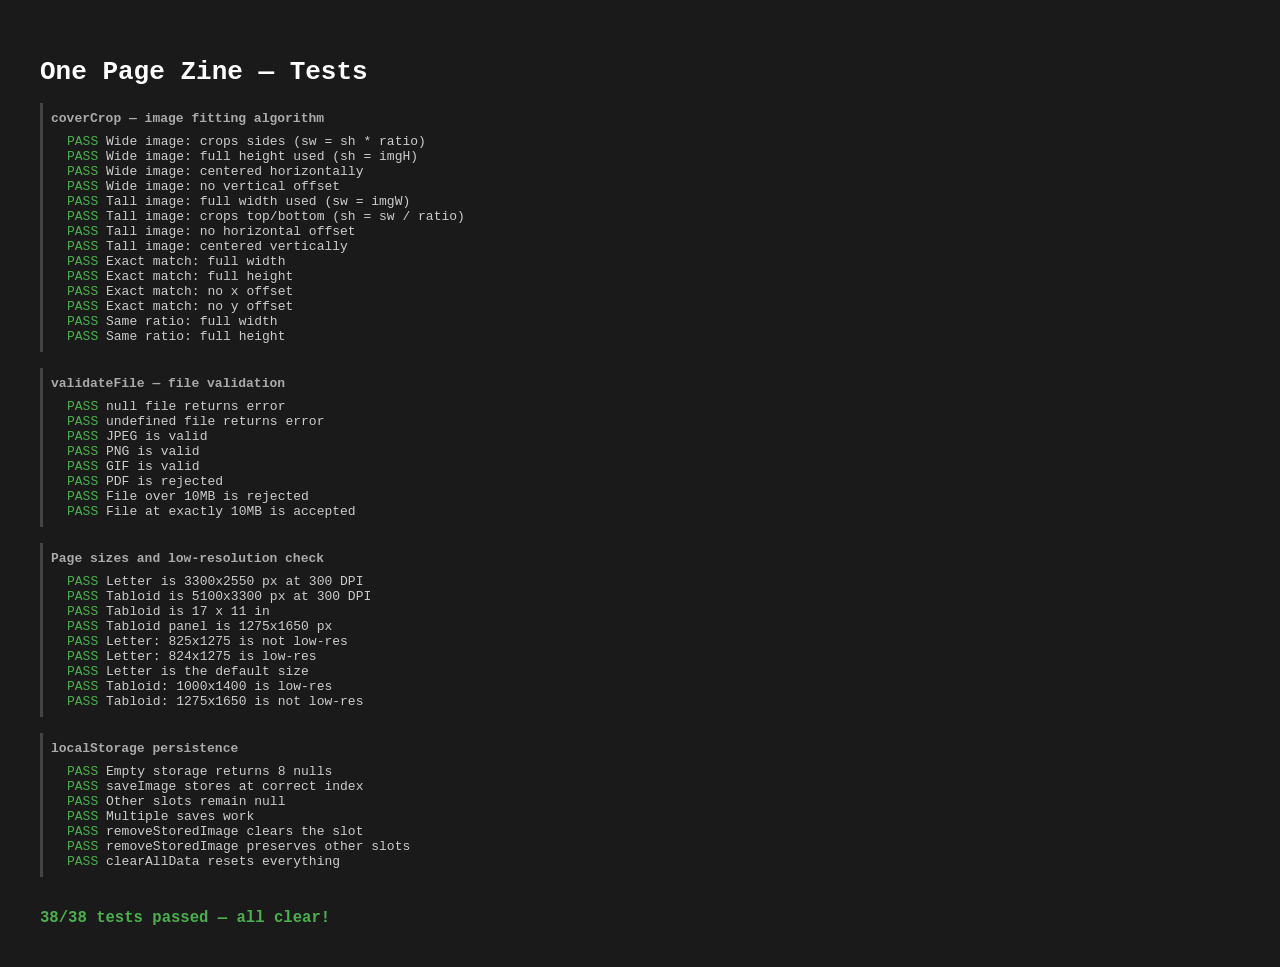
<file: one-page-zine/tests/test.html>
<!DOCTYPE html>
<html lang="en">
<head>
  <meta charset="UTF-8" />
  <title>One Page Zine — Tests</title>
  <style>
    body { font-family: monospace; padding: 2rem; background: #1a1a1a; color: #ccc; }
    h1 { color: #fff; margin-bottom: 1rem; }
    .pass { color: #4caf50; }
    .fail { color: #f44336; }
    .suite { margin: 1rem 0; padding: 0.5rem; border-left: 3px solid #444; }
    .suite-name { color: #aaa; font-weight: bold; margin-bottom: 0.5rem; }
    .result { margin-left: 1rem; }
    #summary { margin-top: 2rem; font-size: 1.2em; font-weight: bold; }
  </style>
</head>
<body>
  <h1>One Page Zine — Tests</h1>
  <div id="output"></div>
  <div id="summary"></div>
  <script type="module">
    import { coverCrop, getPageSize, getCellSize } from '../scripts/canvas.js';
    import { validateFile, isLowRes } from '../scripts/files.js';
    import { loadAllData, saveImage, removeStoredImage, clearAllData } from '../scripts/storage.js';

    const output = document.getElementById('output');
    const summaryEl = document.getElementById('summary');
    let passed = 0;
    let failed = 0;
    let currentSuite = null;

    function suite(name) {
      currentSuite = document.createElement('div');
      currentSuite.className = 'suite';
      const title = document.createElement('div');
      title.className = 'suite-name';
      title.textContent = name;
      currentSuite.appendChild(title);
      output.appendChild(currentSuite);
    }

    function assert(description, condition) {
      const el = document.createElement('div');
      el.className = 'result';
      if (condition) {
        el.innerHTML = `<span class="pass">PASS</span> ${description}`;
        passed++;
      } else {
        el.innerHTML = `<span class="fail">FAIL</span> ${description}`;
        failed++;
      }
      currentSuite.appendChild(el);
    }

    function assertDeepEqual(description, actual, expected) {
      assert(description, JSON.stringify(actual) === JSON.stringify(expected));
    }

    // ─── coverCrop tests ──────────────────────────────────────────────────────

    suite('coverCrop — image fitting algorithm');

    (() => {
      // Wide image into square target: should crop sides
      const result = coverCrop(1000, 500, 200, 200);
      assert('Wide image: crops sides (sw = sh * ratio)', result.sw === 500);
      assert('Wide image: full height used (sh = imgH)', result.sh === 500);
      assert('Wide image: centered horizontally', result.sx === 250);
      assert('Wide image: no vertical offset', result.sy === 0);
    })();

    (() => {
      // Tall image into square target: should crop top/bottom
      const result = coverCrop(500, 1000, 200, 200);
      assert('Tall image: full width used (sw = imgW)', result.sw === 500);
      assert('Tall image: crops top/bottom (sh = sw / ratio)', result.sh === 500);
      assert('Tall image: no horizontal offset', result.sx === 0);
      assert('Tall image: centered vertically', result.sy === 250);
    })();

    (() => {
      // Exact match: no cropping needed
      const result = coverCrop(400, 200, 400, 200);
      assert('Exact match: full width', result.sw === 400);
      assert('Exact match: full height', result.sh === 200);
      assert('Exact match: no x offset', result.sx === 0);
      assert('Exact match: no y offset', result.sy === 0);
    })();

    (() => {
      // Same aspect ratio, different size
      const result = coverCrop(800, 400, 200, 100);
      assert('Same ratio: full width', result.sw === 800);
      assert('Same ratio: full height', result.sh === 400);
    })();

    // ─── validateFile tests ───────────────────────────────────────────────────

    suite('validateFile — file validation');

    assert('null file returns error', validateFile(null) === 'No file selected.');
    assert('undefined file returns error', validateFile(undefined) === 'No file selected.');

    assert('JPEG is valid', validateFile(new File(['x'], 'photo.jpg', { type: 'image/jpeg' })) === null);
    assert('PNG is valid', validateFile(new File(['x'], 'photo.png', { type: 'image/png' })) === null);
    assert('GIF is valid', validateFile(new File(['x'], 'photo.gif', { type: 'image/gif' })) === null);

    (() => {
      const result = validateFile(new File(['x'], 'doc.pdf', { type: 'application/pdf' }));
      assert('PDF is rejected', result !== null && result.includes('Invalid file type'));
    })();

    (() => {
      // Create a file just over 10MB
      const bigContent = new Uint8Array(10 * 1024 * 1024 + 1);
      const bigFile = new File([bigContent], 'huge.jpg', { type: 'image/jpeg' });
      const result = validateFile(bigFile);
      assert('File over 10MB is rejected', result !== null && result.includes('too large'));
    })();

    (() => {
      // File at exactly 10MB should be accepted
      const content = new Uint8Array(10 * 1024 * 1024);
      const file = new File([content], 'exact.jpg', { type: 'image/jpeg' });
      assert('File at exactly 10MB is accepted', validateFile(file) === null);
    })();

    // ─── Page size tests ─────────────────────────────────────────────────────

    suite('Page sizes and low-resolution check');

    (() => {
      const letter = getPageSize('letter');
      assert('Letter is 3300x2550 px at 300 DPI', letter.width === 3300 && letter.height === 2550);
      const tabloid = getPageSize('tabloid');
      assert('Tabloid is 5100x3300 px at 300 DPI', tabloid.width === 5100 && tabloid.height === 3300);
      assert('Tabloid is 17 x 11 in', tabloid.widthIn === 17 && tabloid.heightIn === 11);
      const cell = getCellSize('tabloid');
      assert('Tabloid panel is 1275x1650 px', cell.width === 1275 && cell.height === 1650);
    })();

    (() => {
      const img = (w, h) => ({ naturalWidth: w, naturalHeight: h });
      assert('Letter: 825x1275 is not low-res', isLowRes(img(825, 1275), 'letter') === false);
      assert('Letter: 824x1275 is low-res', isLowRes(img(824, 1275), 'letter') === true);
      assert('Letter is the default size', isLowRes(img(1000, 1400)) === false);
      assert('Tabloid: 1000x1400 is low-res', isLowRes(img(1000, 1400), 'tabloid') === true);
      assert('Tabloid: 1275x1650 is not low-res', isLowRes(img(1275, 1650), 'tabloid') === false);
    })();

    // ─── localStorage tests ──────────────────────────────────────────────────

    suite('localStorage persistence');

    // Clean slate
    clearAllData();
    assertDeepEqual('Empty storage returns 8 nulls', loadAllData(), [null,null,null,null,null,null,null,null]);

    saveImage(0, '[data-uri]');
    const afterSave = loadAllData();
    assert('saveImage stores at correct index', afterSave[0] === '[data-uri]');
    assert('Other slots remain null', afterSave[1] === null && afterSave[7] === null);

    saveImage(7, '[data-uri]');
    assert('Multiple saves work', loadAllData()[7] === '[data-uri]');

    removeStoredImage(0);
    assert('removeStoredImage clears the slot', loadAllData()[0] === null);
    assert('removeStoredImage preserves other slots', loadAllData()[7] === '[data-uri]');

    clearAllData();
    assertDeepEqual('clearAllData resets everything', loadAllData(), [null,null,null,null,null,null,null,null]);

    // ─── Summary ─────────────────────────────────────────────────────────────

    const total = passed + failed;
    summaryEl.className = failed === 0 ? 'pass' : 'fail';
    summaryEl.textContent = `${passed}/${total} tests passed` + (failed > 0 ? ` (${failed} failed)` : ' — all clear!');
  </script>
</body>
</html>
</file>
<file: opera-glass/styles.css>
/* Birds Through an Opera Glass — interactive reader
 * Mobile-first reading experience. Cream background, dark gray text,
 * serif body (Charter / Iowan / Georgia stack), generous line-height.
 * No build step, no framework — plain CSS in one file.
 */

:root {
  /* Light (default) — Bailey's printed book aesthetic. Cream paper, dark
     ink, warm sienna accent the colour of period bookcloth. */
  --color-bg: #faf6ec;
  --color-bg-alt: #f1ead7;
  --color-ink: #2a2a2a;
  --color-ink-soft: #5a5a5a;
  --color-rule: #d8cfb6;
  --color-accent: #6e3a18;
  /* Image plate — keeps the white paper background of the etchings/notation
     when the page itself goes dark. */
  --color-plate-bg: #ffffff;
  --color-plate-rule: #d8cfb6;
  --font-serif: "Iowan Old Style", "Charter", "Georgia", "Cambria", "Times New Roman", serif;
  --font-display: "Iowan Old Style", "Charter", "Georgia", "Times New Roman", serif;
  --max-text: 38rem; /* ~640px reading column */
  --pad: 1.25rem;
}

/* Dark theme — keyed to <html class="dark"> so the toggle script can apply
   it before first paint without flashing. Mirrors shellylynnx.com's dark
   palette (warm off-white text on a near-black warm background) and warms
   the accent so it stays readable on dark. */
html.dark {
  --color-bg: #14110d;
  --color-bg-alt: #211d17;
  --color-ink: #e8e0d4;
  --color-ink-soft: #b3a99a;
  --color-rule: #36302a;
  --color-accent: #e3a574;
  --color-plate-bg: #ffffff; /* keep illustrations on white, like print */
  --color-plate-rule: #36302a;
}

* {
  box-sizing: border-box;
}

html {
  -webkit-text-size-adjust: 100%;
  scroll-behavior: smooth;
}

body {
  margin: 0;
  background: var(--color-bg);
  color: var(--color-ink);
  font-family: var(--font-serif);
  font-size: 1.125rem;
  line-height: 1.65;
  text-rendering: optimizeLegibility;
  -webkit-font-smoothing: antialiased;
}

a {
  color: var(--color-accent);
  text-decoration-thickness: 1px;
  text-underline-offset: 0.15em;
}
a:hover {
  text-decoration-thickness: 2px;
}

img {
  max-width: 100%;
  height: auto;
  display: block;
}

.skip-link {
  position: absolute;
  left: -10000px;
  top: auto;
  width: 1px;
  height: 1px;
  overflow: hidden;
}
.skip-link:focus {
  position: fixed;
  top: 0.5rem;
  left: 0.5rem;
  width: auto;
  height: auto;
  padding: 0.5rem 0.75rem;
  background: var(--color-bg);
  border: 1px solid var(--color-rule);
  z-index: 100;
}

/* <main> has tabindex="-1" so it can receive programmatic focus after
   each chapter render (lets screen readers announce the new content
   instead of staying anchored to the topbar). It's a landmark, not an
   interactive element, so we suppress focus rings entirely. tabindex=-1
   already keeps it out of the keyboard tab order, and inner links and
   buttons handle their own focus indication. */
main:focus,
main:focus-visible {
  outline: none;
}

/* ------------------------------------------------------------------ */
/* Topbar                                                              */
/* ------------------------------------------------------------------ */

.topbar {
  position: sticky;
  top: 0;
  z-index: 10;
  display: flex;
  align-items: center;
  gap: 0.75rem;
  padding: 0.65rem var(--pad);
  background: var(--color-bg);
  border-bottom: 1px solid var(--color-rule);
}

.topbar-home {
  display: inline-flex;
  align-items: center;
  gap: 0.35rem;
  color: var(--color-ink-soft);
  text-decoration: none;
  font-size: 0.95rem;
  font-feature-settings: "smcp";
  font-variant: small-caps;
  letter-spacing: 0.04em;
}
.topbar-home:hover {
  color: var(--color-accent);
}
.topbar-home-label {
  display: none;
}
@media (min-width: 480px) {
  .topbar-home-label {
    display: inline;
  }
}

.topbar-title {
  flex: 1;
  text-align: center;
  font-family: var(--font-display);
  font-style: italic;
  font-size: 1rem;
  color: var(--color-ink-soft);
  white-space: nowrap;
  overflow: hidden;
  text-overflow: ellipsis;
}

.topbar-credit {
  font-size: 0.85rem;
  color: var(--color-ink-soft);
  text-decoration: none;
  font-feature-settings: "smcp";
  font-variant: small-caps;
  letter-spacing: 0.04em;
}
.topbar-credit:hover {
  color: var(--color-accent);
}

.theme-toggle {
  background: none;
  border: 0;
  color: var(--color-ink-soft);
  cursor: pointer;
  padding: 0.4rem;
  display: inline-flex;
  align-items: center;
  justify-content: center;
  border-radius: 50%;
  margin-left: 0.25rem;
  transition: color 0.15s ease, background 0.15s ease;
}
.theme-toggle:hover {
  color: var(--color-accent);
  background: var(--color-bg-alt);
}
.theme-toggle:focus-visible {
  outline: 2px solid var(--color-accent);
  outline-offset: 2px;
}
/* Light mode → show moon (offer dark). Dark mode → show sun (offer light). */
.theme-toggle .icon-sun { display: none; }
.theme-toggle .icon-moon { display: inline-block; }
html.dark .theme-toggle .icon-sun { display: inline-block; }
html.dark .theme-toggle .icon-moon { display: none; }

/* Hide the Contents link on the TOC view itself (set via [data-view]) */
body[data-view="toc"] .topbar-home {
  visibility: hidden;
}

/* ------------------------------------------------------------------ */
/* TOC view                                                            */
/* ------------------------------------------------------------------ */

.toc-hero {
  text-align: center;
  padding: 2.5rem var(--pad) 1.5rem;
}
.toc-hero img {
  max-width: 17rem;
  margin: 0 auto;
  filter: drop-shadow(0 1px 2px rgba(0, 0, 0, 0.1));
}
.toc-hero-title {
  margin: 1.5rem 0 0.25rem;
  font-family: var(--font-display);
  font-size: 1.85rem;
  font-weight: 600;
  letter-spacing: 0.01em;
  color: var(--color-ink);
}
.toc-hero-subtitle {
  margin: 0;
  font-style: italic;
  color: var(--color-ink-soft);
  font-size: 1.05rem;
}
.toc-hero-byline {
  margin-top: 1.5rem;
  font-feature-settings: "smcp";
  font-variant: small-caps;
  letter-spacing: 0.06em;
  color: var(--color-ink-soft);
  font-size: 0.95rem;
}
.toc-hero-byline strong {
  font-weight: 600;
  color: var(--color-ink);
}
.toc-hero-meta {
  margin-top: 0.4rem;
  color: var(--color-ink-soft);
  font-size: 0.92rem;
}

.toc-intro {
  max-width: var(--max-text);
  margin: 0 auto;
  padding: 1rem var(--pad) 2rem;
  font-size: 1.05rem;
  color: var(--color-ink);
}
.toc-intro p {
  margin: 0 0 1rem;
}
.toc-intro p:last-child {
  margin-bottom: 0;
}

.toc-section-rule {
  max-width: var(--max-text);
  margin: 1.5rem auto;
  border: 0;
  border-top: 1px solid var(--color-rule);
}

.toc-group-label {
  max-width: var(--max-text);
  margin: 1.5rem auto 0.4rem;
  padding: 0 var(--pad);
  font-feature-settings: "smcp";
  font-variant: small-caps;
  letter-spacing: 0.06em;
  color: var(--color-ink-soft);
  font-size: 0.95rem;
  font-weight: 500;
}

.toc-list {
  max-width: var(--max-text);
  margin: 0 auto 1rem;
  padding: 0 var(--pad);
  list-style: none;
}

/* Front- and back-matter rows: simpler layout than chapters (no roman
   numeral or page number on the left/right rails). */
.toc-link-supp .toc-roman,
.toc-link-supp .toc-page {
  visibility: hidden;
  width: 1.5rem;
}
.toc-link-supp .toc-title {
  font-style: italic;
}
.toc-list li {
  margin: 0;
  border-bottom: 1px dotted var(--color-rule);
}
.toc-list li:last-child {
  border-bottom: 0;
}
.toc-link {
  display: flex;
  align-items: baseline;
  gap: 0.75rem;
  padding: 0.7rem 0;
  text-decoration: none;
  color: var(--color-ink);
}
.toc-link:hover {
  color: var(--color-accent);
}
.toc-link:hover .toc-page {
  color: var(--color-accent);
}
.toc-roman {
  flex-shrink: 0;
  width: 3.5rem;
  font-feature-settings: "smcp";
  font-variant: small-caps;
  letter-spacing: 0.04em;
  color: var(--color-ink-soft);
  font-size: 0.95rem;
}
.toc-title {
  flex: 1;
  font-size: 1.05rem;
  line-height: 1.4;
}
.toc-title em,
.toc-title .toc-alias {
  display: block;
  font-style: italic;
  color: var(--color-ink-soft);
  font-size: 0.9rem;
  margin-top: 0.15rem;
}
/* The alias is rendered with a leading " · " in the markup. On its own
   line, the dot reads as a soft "also called" marker. In the worst-case
   no-CSS / cached-CSS scenario it still separates the names cleanly. */
.toc-page {
  flex-shrink: 0;
  color: var(--color-ink-soft);
  font-size: 0.9rem;
  font-variant-numeric: oldstyle-nums;
}
.toc-illus-dot {
  display: inline-block;
  width: 0.4rem;
  height: 0.4rem;
  margin-left: 0.4rem;
  vertical-align: middle;
  border-radius: 50%;
  background: var(--color-accent);
  opacity: 0.6;
}

/* ------------------------------------------------------------------ */
/* Chapter view                                                        */
/* ------------------------------------------------------------------ */

.chapter {
  max-width: var(--max-text);
  margin: 0 auto;
  padding: 2rem var(--pad) 1rem;
}
.chapter-roman {
  text-align: center;
  font-feature-settings: "smcp";
  font-variant: small-caps;
  letter-spacing: 0.08em;
  color: var(--color-ink-soft);
  margin: 0 0 0.5rem;
  font-size: 0.95rem;
}
.chapter-title {
  text-align: center;
  font-family: var(--font-display);
  font-size: 1.85rem;
  font-weight: 600;
  margin: 0 0 0.4rem;
  color: var(--color-ink);
}
.chapter-modern {
  text-align: center;
  margin: 0 0 1.5rem;
  font-style: italic;
  color: var(--color-ink-soft);
  font-size: 0.98rem;
}
.chapter-modern a {
  color: inherit;
  text-decoration: underline;
}

.chapter-illus {
  margin: 1.75rem 0;
  text-align: center;
}
.chapter-illus img {
  max-width: min(100%, 22rem);
  margin: 0 auto;
  background: var(--color-plate-bg);
}
/* In dark mode, give the etching plate a thin frame so the white background
   reads as intentional rather than a glitch. */
html.dark .chapter-illus img {
  border: 1px solid var(--color-plate-rule);
  padding: 0.5rem;
}
html.dark .toc-hero img {
  background: var(--color-plate-bg);
  padding: 0.5rem;
  border-radius: 2px;
}
.chapter-illus-caption {
  margin: 0.6rem auto 0;
  font-style: italic;
  color: var(--color-ink-soft);
  font-size: 0.92rem;
}

/* Inline song notation — placed in the body where Bailey originally set the
   music. Floats centred between paragraphs, bordered like a small plate. */
.chapter-song-inline {
  margin: 1.5rem auto;
  text-align: center;
}
.chapter-song-inline img {
  max-width: min(100%, 22rem);
  margin: 0 auto;
  background: var(--color-plate-bg);
  border: 1px solid var(--color-rule);
  padding: 0.5rem;
}

.chapter-songs {
  margin: 1.75rem 0;
  padding: 1rem 1.25rem;
  background: var(--color-bg-alt);
  border-radius: 4px;
}
.chapter-songs-label {
  margin: 0 0 0.75rem;
  font-feature-settings: "smcp";
  font-variant: small-caps;
  letter-spacing: 0.06em;
  font-size: 0.92rem;
  color: var(--color-ink-soft);
}
.chapter-song {
  margin: 0 0 1rem;
  text-align: center;
}
.chapter-song:last-child {
  margin-bottom: 0;
}
.chapter-song img {
  max-width: min(100%, 22rem);
  margin: 0 auto;
}

.chapter-body {
  font-size: 1.125rem;
  line-height: 1.7;
}
.chapter-body p {
  margin: 0 0 1.1rem;
  text-indent: 1.5em;
}
.chapter-body p:first-child {
  text-indent: 0;
}
.chapter-body p:first-child::first-letter {
  font-family: var(--font-display);
  font-size: 3.4rem;
  line-height: 0.85;
  float: left;
  padding: 0.25rem 0.5rem 0 0;
  color: var(--color-accent);
}

/* Front matter and back matter use the same column but skip the drop-cap,
   since these aren't narrative chapter openings. */
body[data-view="supplement"] .chapter-body p:first-child::first-letter {
  font-family: inherit;
  font-size: inherit;
  line-height: inherit;
  float: none;
  padding: 0;
  color: inherit;
}
body[data-view="supplement"] .chapter-body p {
  text-indent: 0;
}

/* Appendix page scans (the pigeon-holes diagram). Two figures stacked, with
   the original book-page numbers as captions. */
.appendix-pages {
  margin: 2rem 0;
}
.appendix-pages .appendix-page {
  margin: 0 0 1.5rem;
  text-align: center;
}
.appendix-pages .appendix-page img {
  max-width: 100%;
  margin: 0 auto;
  border: 1px solid var(--color-plate-rule);
  background: var(--color-plate-bg);
}
.appendix-pages .appendix-page figcaption {
  margin-top: 0.5rem;
  font-style: italic;
  color: var(--color-ink-soft);
  font-size: 0.92rem;
}

/* Auto-linked references in chapter bodies. Subtle dotted underline so
   they're discoverable without overwhelming the page. */
.pigeon-hole-link,
.chapter-ref-link {
  color: inherit;
  text-decoration: underline dotted var(--color-accent);
  text-decoration-thickness: 1px;
  text-underline-offset: 0.2em;
}
.pigeon-hole-link:hover,
.chapter-ref-link:hover {
  color: var(--color-accent);
  text-decoration: underline solid var(--color-accent);
}

/* Light markdown rendering for back-matter entries (the synthesised index). */
.chapter-body .md-heading {
  font-family: var(--font-display);
  font-size: 1.4rem;
  font-weight: 600;
  margin: 1.75rem 0 0.5rem;
  color: var(--color-accent);
  letter-spacing: 0.02em;
}
.chapter-body .md-list {
  list-style: none;
  padding: 0;
  margin: 0 0 1rem;
}
.chapter-body .md-list li {
  margin: 0.2rem 0;
  padding: 0.1rem 0;
  font-size: 1rem;
}
.chapter-body .md-list a {
  color: var(--color-ink);
  text-decoration: none;
}
.chapter-body .md-list a:hover {
  color: var(--color-accent);
  text-decoration: underline;
}

/* ------------------------------------------------------------------ */
/* Prev / next nav                                                     */
/* ------------------------------------------------------------------ */

.chapter-nav {
  display: flex;
  justify-content: space-between;
  gap: 0.5rem;
  max-width: var(--max-text);
  margin: 2rem auto;
  padding: 1.25rem var(--pad) 0;
  border-top: 1px solid var(--color-rule);
}
.chapter-nav a,
.chapter-nav span {
  flex: 1;
  text-decoration: none;
  font-size: 0.95rem;
  line-height: 1.3;
  color: var(--color-ink-soft);
  display: flex;
  flex-direction: column;
  gap: 0.15rem;
}
.chapter-nav .chapter-nav-prev {
  text-align: left;
}
.chapter-nav .chapter-nav-next {
  text-align: right;
}
.chapter-nav .chapter-nav-toc {
  flex: 0 0 auto;
  text-align: center;
  font-feature-settings: "smcp";
  font-variant: small-caps;
  letter-spacing: 0.05em;
  align-self: center;
}
/* v2: glossary back-link row, sibling to the modern-accounts aside.
   Sits below the chapter body (or below the modern-accounts aside on
   species chapters) and above the prev/next nav. The anchor inside is
   styled as a subtle bordered button — visible enough to read as a
   discrete action without competing with the prev/next nav as a primary
   destination. */
.chapter-glossary-footer {
  max-width: var(--max-text);
  margin: 1.5rem auto 0;
  text-align: left;
}
.chapter-glossary-footer a {
  display: inline-block;
  padding: 0.55rem 1rem;
  border: 1px solid #8a2e22;
  border-radius: 3px;
  /* Saturated brick red, sits in the same warm family as the sepia
     accent (#6e3a18) but pushes more red — distinct enough to read as
     the primary "this digital edition adds" action. Cream text reverses
     out cleanly against it. */
  background: #9a3a2c;
  color: var(--color-bg);
  font-size: 0.9rem;
  text-decoration: none;
  line-height: 1.2;
  transition: background 0.15s ease, border-color 0.15s ease;
}
.chapter-glossary-footer a:hover {
  background: #7d2e21;
  border-color: #5e2218;
  color: var(--color-bg);
}
/* Dark mode swaps the brick red for an antique gold — same role
   (primary action) but a hue that reads as warm and luxe against the
   dark sepia page bg, where a saturated red can feel heavy. The text
   color (var(--color-bg) = #14110d in dark mode) gives strong contrast
   against gold without further tuning. */
html.dark .chapter-glossary-footer a {
  background: #c9a44c;
  border-color: #a8862e;
}
html.dark .chapter-glossary-footer a:hover {
  background: #d8b65e;
  border-color: #c9a44c;
}
.chapter-glossary-footer a:focus-visible {
  outline: 2px solid var(--color-accent);
  outline-offset: 2px;
}
.chapter-nav-label {
  font-feature-settings: "smcp";
  font-variant: small-caps;
  letter-spacing: 0.05em;
  font-size: 0.8rem;
  color: var(--color-ink-soft);
}
.chapter-nav-target {
  color: var(--color-ink);
  font-style: italic;
}
.chapter-nav a:hover .chapter-nav-target {
  color: var(--color-accent);
}

/* ------------------------------------------------------------------ */
/* Site footer                                                         */
/* ------------------------------------------------------------------ */

.sitefooter {
  max-width: var(--max-text);
  margin: 2rem auto 3rem;
  padding: 1.5rem var(--pad) 0;
  border-top: 1px solid var(--color-rule);
  font-size: 0.88rem;
  color: var(--color-ink-soft);
  line-height: 1.55;
}
.sitefooter p {
  margin: 0 0 0.5rem;
}
.sitefooter p:last-child {
  margin-bottom: 0;
  /* Compact dot-separated credit line; long-form descriptions live in
     each link's `title` tooltip (hover on desktop, long-press on mobile,
     announced by screen readers). Wraps naturally at small widths
     instead of needing a swap pattern. */
  font-size: 0.82rem;
  text-align: center;
}
.sitefooter-credit a {
  /* The dotted underline subtly signals there's a tooltip with more
     context — distinct from solid-underline editorial links elsewhere. */
  text-decoration: none;
  border-bottom: 1px dotted var(--color-rule);
}
.sitefooter-credit a:hover {
  border-bottom-style: solid;
  border-bottom-color: var(--color-ink);
}

.noscript {
  max-width: var(--max-text);
  margin: 4rem auto;
  padding: 1.5rem var(--pad);
  background: var(--color-bg-alt);
  border-radius: 4px;
  font-size: 1rem;
}

/* AI-visibility lead paragraph. Visible in the initial server HTML
   (so AI summarizers extract it as the page summary) and during the
   brief moment before main.js wipes <main> to render the TOC. Styled
   the same as a normal page intro so the brief flash is unobtrusive
   for human readers who happen to see it. */
.initial-intro {
  max-width: var(--max-text);
  margin: 2rem auto;
  padding: 0 var(--pad);
  font-size: 1rem;
  line-height: 1.65;
  color: var(--color-ink-soft);
}
.initial-intro p {
  margin: 0;
}

/* ------------------------------------------------------------------ */
/* Small-screen tweaks                                                 */
/* ------------------------------------------------------------------ */

@media (max-width: 420px) {
  .toc-hero {
    padding: 1.75rem var(--pad) 1rem;
  }
  .toc-hero-title {
    font-size: 1.5rem;
  }
  .toc-hero img {
    max-width: 14rem;
  }
  .chapter-title {
    font-size: 1.55rem;
  }
  .chapter-body {
    font-size: 1.06rem;
  }
}

/* ------------------------------------------------------------------ */
/* Image lightbox                                                      */
/* ------------------------------------------------------------------ */

/* Make every clickable image hint that it is — cursor + soft hover lift. */
.toc-hero img,
.chapter-illus img,
.chapter-song img,
.appendix-page img {
  cursor: zoom-in;
  transition: filter 0.15s ease;
}
.toc-hero img:hover,
.chapter-illus img:hover,
.chapter-song img:hover,
.appendix-page img:hover {
  filter: brightness(0.96);
}

.lightbox {
  display: none;
  position: fixed;
  inset: 0;
  background: rgba(20, 18, 14, 0.92);
  z-index: 1000;
  justify-content: center;
  align-items: center;
  padding: 1.5rem;
  overscroll-behavior: contain;
}
.lightbox.open {
  display: flex;
}
.lightbox-img {
  max-width: 100%;
  max-height: 100%;
  width: auto;
  height: auto;
  object-fit: contain;
  cursor: zoom-out;
  background: var(--color-plate-bg);
  box-shadow: 0 4px 30px rgba(0, 0, 0, 0.5);
}
.lightbox-close {
  position: fixed;
  top: 0.75rem;
  right: 0.75rem;
  width: 2.6rem;
  height: 2.6rem;
  border-radius: 50%;
  border: 1px solid var(--color-rule);
  background: var(--color-bg);
  color: var(--color-ink);
  font-size: 1.5rem;
  font-family: var(--font-serif);
  line-height: 1;
  cursor: pointer;
  display: flex;
  align-items: center;
  justify-content: center;
  padding: 0;
}
.lightbox-close:hover {
  background: var(--color-plate-bg);
  color: var(--color-accent);
}
.lightbox-close:focus-visible {
  outline: 2px solid var(--color-accent);
  outline-offset: 2px;
}

@media (max-width: 480px) {
  .lightbox {
    padding: 0.5rem;
  }
}

/* ------------------------------------------------------------------ */
/* v2: Macaulay audio embed (paired with each inline song notation)    */
/* ------------------------------------------------------------------ */

/* Audio embed: native HTML5 <audio> element pointing directly at the
   Macaulay CDN. The browser's built-in player gives play / pause /
   scrub / volume controls in ~40-50px of vertical space, with no
   iframe scrolling and a UI that adapts cleanly to dark/light themes
   on every browser. preload="none" avoids any network cost until the
   reader clicks play. The xeno-canto widget renders its own license,
   recordist, and location attribution inside the iframe; the figcaption
   adds the editorial framing (Bailey's phrase + curatorial caption). */
.audio-embed {
  margin: 0.75rem auto 1.5rem;
  max-width: 36rem;
  text-align: center;
}
.audio-embed iframe {
  display: block;
  /* xeno-canto's widget renders at a fixed natural width (~340px)
     regardless of the iframe size — anything wider leaves the widget
     left-justified with empty whitespace on the right. We cap the
     iframe at the widget's natural width and center it inside the
     figure (margin: auto). */
  width: 100%;
  max-width: 360px;
  margin: 0 auto;
  /* xeno-canto's embed renders six rows of content (logo + license
     icons, spectrogram thumbnail, play controls + progress bar, species
     title, recordist, location). At 340px natural width that's ~210px.
     Reserve 220px so nothing scrolls internally and every control stays
     reachable without needing to scroll the iframe. */
  height: 220px;
  border: 1px solid var(--color-rule);
  border-radius: 3px;
  background: var(--color-bg-alt);
}
.audio-embed figcaption {
  margin-top: 0.5rem;
  font-size: 0.85rem;
  color: var(--color-ink-soft);
  line-height: 1.45;
  text-align: center;
}
.audio-embed figcaption strong {
  color: var(--color-ink);
  font-weight: 600;
}
.audio-embed figcaption a {
  color: inherit;
  text-decoration: underline dotted var(--color-accent);
  text-underline-offset: 0.15em;
}
.audio-embed .audio-location {
  font-style: italic;
  white-space: normal;
}
@media (max-width: 480px) {
  .audio-embed iframe {
    /* Phone widths: location and title lines sometimes wrap to two
       lines, so give the iframe extra vertical room to keep everything
       visible without internal scrolling. */
    height: 260px;
  }
}

/* ------------------------------------------------------------------ */
/* v2: Reference gloss tooltips                                        */
/* ------------------------------------------------------------------ */

.glossed {
  /* Subtle bottom underline so the term is discoverable but not loud.
     Each category gets a different underline color (set below). */
  border-bottom: 1px dotted currentColor;
  cursor: help;
  /* Don't break the body's hover-color or visited-color cascade. */
  color: inherit;
}
.glossed:hover,
.glossed:focus-visible {
  background: rgba(110, 58, 24, 0.08);
}
html.dark .glossed:hover,
html.dark .glossed:focus-visible {
  background: rgba(227, 165, 116, 0.12);
}

/* Per-category underline tinting. Calm: just the underline color shifts
   between naturalist (green), literary (warm), publication (slate), etc.
   Reader can pattern-match the category at a glance without reading the
   tooltip. */
.glossed-naturalist  { border-bottom-color: #4f7d62; }
.glossed-literary    { border-bottom-color: #8a6b3a; }
.glossed-fashion     { border-bottom-color: #a45b6f; }
.glossed-phrase      { border-bottom-color: #6b6b6b; }
.glossed-vocabulary  { border-bottom-color: #6b6b6b; }
.glossed-publication { border-bottom-color: #4a6b8a; }
.glossed-historical  { border-bottom-color: #8a6b3a; }
.glossed-concept     { border-bottom-color: #6b6b6b; }

.gloss-tooltip {
  position: absolute;
  z-index: 50;
  max-width: 22rem;
  padding: 0.7rem 0.9rem;
  background: var(--color-bg);
  color: var(--color-ink);
  border: 1px solid var(--color-rule);
  border-left: 3px solid var(--color-rule);
  border-radius: 4px;
  box-shadow: 0 6px 20px rgba(0, 0, 0, 0.18);
  font-size: 0.9rem;
  line-height: 1.5;
  pointer-events: auto;
}
.gloss-tooltip[hidden] { display: none; }
.gloss-modern {
  font-weight: 600;
  margin-bottom: 0.3rem;
}
.gloss-note {
  color: var(--color-ink-soft);
  font-size: 0.88rem;
}
.gloss-type {
  margin-top: 0.45rem;
  font-feature-settings: "smcp";
  font-variant: small-caps;
  letter-spacing: 0.05em;
  font-size: 0.72rem;
  color: var(--color-ink-soft);
  opacity: 0.8;
}
.gloss-tooltip-naturalist  { border-left-color: #4f7d62; }
.gloss-tooltip-literary    { border-left-color: #8a6b3a; }
.gloss-tooltip-fashion     { border-left-color: #a45b6f; }
.gloss-tooltip-publication { border-left-color: #4a6b8a; }
.gloss-tooltip-historical  { border-left-color: #8a6b3a; }

/* ------------------------------------------------------------------ */
/* v2: Modern accounts footer per species chapter                      */
/* ------------------------------------------------------------------ */

.modern-accounts {
  max-width: var(--max-text);
  margin: 2.5rem auto 0;
  padding: 1.5rem 0 0;
  border-top: 1px solid var(--color-rule);
}
.modern-accounts h3 {
  margin: 0 0 0.4rem;
  font-family: var(--font-display);
  font-size: 1.1rem;
  font-weight: 600;
  color: var(--color-ink);
  font-feature-settings: "smcp";
  font-variant: small-caps;
  letter-spacing: 0.04em;
}
.modern-accounts-modern {
  margin: 0 0 0.8rem;
  font-style: italic;
  color: var(--color-ink-soft);
  font-size: 0.95rem;
}
.modern-accounts ul {
  list-style: none;
  padding: 0;
  margin: 0;
  display: flex;
  flex-wrap: wrap;
  gap: 0.4rem 1rem;
  font-size: 0.92rem;
}
.modern-accounts ul a {
  color: var(--color-ink);
  text-decoration: underline dotted var(--color-accent);
  text-underline-offset: 0.18em;
}
.modern-accounts ul a:hover {
  color: var(--color-accent);
}

/* ------------------------------------------------------------------ */
/* v2: Search                                                          */
/* ------------------------------------------------------------------ */

.search-wrap {
  position: relative;
  max-width: var(--max-text);
  margin: 1rem auto 0;
  padding: 0 var(--pad);
}
.search-input {
  width: 100%;
  padding: 0.6rem 0.9rem;
  background: var(--color-bg-alt);
  color: var(--color-ink);
  border: 1px solid var(--color-rule);
  border-radius: 4px;
  font-family: var(--font-serif);
  font-size: 0.95rem;
  appearance: none;
  -webkit-appearance: none;
}
.search-input:focus {
  outline: 2px solid var(--color-accent);
  outline-offset: 1px;
}
.search-results {
  position: absolute;
  top: calc(100% + 4px);
  left: var(--pad);
  right: var(--pad);
  z-index: 20;
  list-style: none;
  margin: 0;
  padding: 0.3rem 0;
  background: var(--color-bg);
  border: 1px solid var(--color-rule);
  border-radius: 4px;
  box-shadow: 0 6px 20px rgba(0, 0, 0, 0.16);
  max-height: 60vh;
  overflow-y: auto;
}
.search-results[hidden] { display: none; }
.search-result a {
  display: block;
  padding: 0.55rem 0.9rem;
  color: var(--color-ink);
  text-decoration: none;
  line-height: 1.45;
}
.search-result a:hover {
  background: var(--color-bg-alt);
}
.search-result-roman {
  display: inline-block;
  margin-right: 0.4rem;
  color: var(--color-ink-soft);
  font-feature-settings: "smcp";
  font-variant: small-caps;
  letter-spacing: 0.04em;
  font-size: 0.85rem;
}
.search-result-title {
  font-weight: 500;
}
.search-result-snippet {
  display: block;
  margin-top: 0.2rem;
  color: var(--color-ink-soft);
  font-size: 0.85rem;
  font-style: italic;
}
.search-result-empty {
  padding: 0.7rem 0.9rem;
  color: var(--color-ink-soft);
  font-style: italic;
  font-size: 0.9rem;
}

/* ------------------------------------------------------------------ */
/* v2: Reading progress (continue-reading link + muted-read TOC rows)  */
/* ------------------------------------------------------------------ */

.continue-reading {
  max-width: var(--max-text);
  margin: 1.25rem auto 0;
  padding: 0.7rem var(--pad);
  text-align: center;
  font-size: 0.95rem;
  color: var(--color-ink-soft);
}
.continue-reading a {
  color: var(--color-accent);
  font-style: italic;
  text-decoration: underline;
  text-underline-offset: 0.15em;
  margin: 0 0.25rem;
}
.progress-clear {
  margin-left: 1rem;
  background: none;
  border: 0;
  color: var(--color-ink-soft);
  font-family: inherit;
  font-size: 0.78rem;
  font-feature-settings: "smcp";
  font-variant: small-caps;
  letter-spacing: 0.05em;
  cursor: pointer;
  text-decoration: underline dotted;
  padding: 0;
}
.progress-clear:hover {
  color: var(--color-accent);
}
.toc-link.is-read .toc-title,
.toc-link.is-read .toc-roman,
.toc-link.is-read .toc-page {
  color: var(--color-ink-soft);
  opacity: 0.66;
}

/* ------------------------------------------------------------------ */
/* Print                                                               */
/* ------------------------------------------------------------------ */

@media print {
  .topbar,
  .chapter-nav,
  .skip-link,
  .search-wrap,
  .continue-reading,
  .audio-embed,
  .gloss-tooltip {
    display: none;
  }
  body {
    background: var(--color-plate-bg);
    color: #000;
  }
  .chapter,
  .toc-list,
  .sitefooter {
    max-width: none;
  }
}

/* ------------------------------------------------------------------ */
/* v2: Glossary page (#/glossary)                                      */
/* All annotated terms in one place, grouped by category, each linked  */
/* to the chapter where it first appears.                              */
/* ------------------------------------------------------------------ */

/* Glossary mention inside the TOC intro prose. Inherits the intro's
   typography (so it reads as a natural third paragraph), with a softly
   tinted link so the glossary entry-point is visible without breaking
   the editorial voice of the surrounding text. */
.toc-intro-glossary {
  /* matches sibling <p> inside .toc-intro — font, color, leading inherit */
  margin-top: 1rem;
}
.toc-intro-glossary a {
  color: var(--color-ink);
  text-decoration: none;
  border-bottom: 1px solid var(--color-rule);
}
.toc-intro-glossary a:hover {
  border-bottom-color: var(--color-ink);
}

.glossary {
  max-width: var(--max-text);
  margin: 0 auto;
  padding: 1rem 0 4rem;
}
.glossary-header {
  margin-bottom: 2.5rem;
  padding-bottom: 1.5rem;
  border-bottom: 1px solid var(--color-rule);
}
.glossary-eyebrow {
  margin: 0 0 0.5rem;
  font-size: 0.9rem;
}
.glossary-eyebrow a {
  color: var(--color-ink-soft);
  text-decoration: none;
}
.glossary-eyebrow a:hover {
  color: var(--color-ink);
}
.glossary-title {
  font-family: var(--font-display);
  font-size: 2.2rem;
  margin: 0 0 0.6rem;
  color: var(--color-ink);
}
.glossary-dek {
  margin: 0 0 0.8rem;
  color: var(--color-ink-soft);
  font-size: 1rem;
  line-height: 1.55;
  max-width: 38rem;
}
.glossary-meta {
  margin: 0;
  color: var(--color-ink-soft);
  font-size: 0.85rem;
  font-feature-settings: "smcp";
  font-variant: small-caps;
  letter-spacing: 0.04em;
}
/* Count-strip chips link to each section. Color stays muted so the strip
   reads as metadata, but underline-on-hover signals interactivity. */
.glossary-meta a {
  color: var(--color-ink-soft);
  text-decoration: none;
  border-bottom: 1px dotted var(--color-rule);
}
.glossary-meta a:hover {
  color: var(--color-ink);
  border-bottom-color: var(--color-ink);
  border-bottom-style: solid;
}

.glossary-section {
  margin: 2.5rem 0;
  /* Sticky topbar (~3.2rem tall) would otherwise hide the section heading
     when readers jump via the count-strip anchors. */
  scroll-margin-top: 4rem;
}
.glossary-section-title {
  font-family: var(--font-display);
  font-size: 1.4rem;
  font-weight: 600;
  color: var(--color-ink);
  margin: 0 0 0.3rem;
  padding-bottom: 0.4rem;
  border-bottom: 2px solid var(--color-rule);
}
.glossary-section-blurb {
  margin: 0 0 1.5rem;
  color: var(--color-ink-soft);
  font-size: 0.95rem;
  font-style: italic;
}

/* Section accent — left rule keyed to the same per-category color tokens
   used by the inline gloss underlines and tooltip borders. Reader can
   match a glossary section to the underline color they saw in prose. */
.glossary-section-naturalist  .glossary-section-title { border-bottom-color: #4f7d62; }
.glossary-section-literary    .glossary-section-title { border-bottom-color: #8a6b3a; }
.glossary-section-fashion     .glossary-section-title { border-bottom-color: #a45b6f; }
.glossary-section-publication .glossary-section-title { border-bottom-color: #4a6b8a; }
.glossary-section-historical  .glossary-section-title { border-bottom-color: #8a6b3a; }
.glossary-section-vocabulary  .glossary-section-title { border-bottom-color: #6b6b6b; }
.glossary-section-phrase      .glossary-section-title { border-bottom-color: #6b6b6b; }
.glossary-section-concept     .glossary-section-title { border-bottom-color: #6b6b6b; }

.glossary-entries {
  display: grid;
  gap: 1.5rem;
}
.glossary-entry {
  padding: 0.9rem 1rem 0.9rem 1.1rem;
  border-left: 3px solid var(--color-rule);
  background: rgba(0, 0, 0, 0.015);
  border-radius: 2px;
}
html.dark .glossary-entry {
  background: rgba(255, 255, 255, 0.025);
}
.glossary-entry-naturalist  { border-left-color: #4f7d62; }
.glossary-entry-literary    { border-left-color: #8a6b3a; }
.glossary-entry-fashion     { border-left-color: #a45b6f; }
.glossary-entry-publication { border-left-color: #4a6b8a; }
.glossary-entry-historical  { border-left-color: #8a6b3a; }
.glossary-entry-vocabulary  { border-left-color: #6b6b6b; }
.glossary-entry-phrase      { border-left-color: #6b6b6b; }
.glossary-entry-concept     { border-left-color: #6b6b6b; }

.glossary-term {
  font-family: var(--font-display);
  font-size: 1.1rem;
  font-weight: 600;
  margin: 0 0 0.2rem;
  color: var(--color-ink);
}
.glossary-modern {
  margin: 0 0 0.4rem;
  font-style: italic;
  color: var(--color-ink-soft);
  font-size: 0.95rem;
}
.glossary-aliases {
  margin: 0 0 0.4rem;
  font-size: 0.85rem;
  color: var(--color-ink-soft);
}
.glossary-note {
  margin: 0 0 0.6rem;
  color: var(--color-ink);
  font-size: 0.95rem;
  line-height: 1.55;
}
.glossary-appearance {
  margin: 0;
  font-size: 0.85rem;
  color: var(--color-ink-soft);
}
.glossary-appearance a {
  color: var(--color-ink);
  text-decoration: none;
  border-bottom: 1px solid var(--color-rule);
}
.glossary-appearance a:hover {
  border-bottom-color: var(--color-ink);
}

@media (prefers-reduced-motion: no-preference) {
  .glossary-entry:target {
    animation: glossary-target-pulse 1.6s ease-out;
  }
}
@keyframes glossary-target-pulse {
  0%   { background: rgba(218, 165, 32, 0.18); }
  100% { background: rgba(0, 0, 0, 0.015); }
}
</file>
<file: riso-preview/styles/style.css>
/* ========================================
   Riso Preview — styling adapted from shellylynnx.com
   ======================================== */

*, *::before, *::after { box-sizing: border-box; margin: 0; padding: 0; }

:root {
  --color-bg: #1A1714;
  --color-bg-alt: #211e1a;
  --color-text: #E8E0D4;
  --color-text-secondary: #b5ad9e;
  --color-text-dim: #6B6358;
  --color-accent: #345A40;
  --color-accent-hover: #2a4a34;
  --color-secondary: #C8A54E;
  --color-highlight: #E48B47;
  --color-border: #3a352f;
  --color-card-bg: #211e1a;
  --color-error: #8B2500;
  --font-body: "Inter", system-ui, -apple-system, sans-serif;
  --font-display: "Playfair Display", Georgia, serif;
  --max-width: 960px;
}

body {
  font-family: var(--font-body);
  font-size: 16px;
  line-height: 1.6;
  background: var(--color-bg);
  color: var(--color-text);
  min-height: 100vh;
  display: flex;
  flex-direction: column;
  -webkit-font-smoothing: antialiased;
  transition: background-color 0.3s, color 0.3s;
}

body.light {
  --color-bg: #F5F0E8;
  --color-bg-alt: #EBE6DC;
  --color-text: #1A1714;
  --color-text-secondary: #4a4640;
  --color-text-dim: #8a8478;
  --color-border: #d4cfc6;
  --color-card-bg: #EBE6DC;
  --color-secondary: #8a6b20;
  --color-highlight: #B8571F;
}

/* ── Header ──────────────────────────────────────────────────── */
header {
  text-align: center;
  padding: 3rem 1.5rem 1.5rem;
}

h1 {
  font-family: var(--font-display);
  font-size: clamp(2rem, 5vw, 3rem);
  font-weight: 600;
  line-height: 1.15;
  letter-spacing: 0.01em;
  color: var(--color-text);
}

.tagline {
  font-size: 1rem;
  color: var(--color-text-dim);
  margin-top: 0.5rem;
  font-style: italic;
  letter-spacing: 0.02em;
}

main {
  flex: 1;
  max-width: var(--max-width);
  margin: 0 auto;
  padding: 0 1.5rem 2.5rem;
  width: 100%;
}

/* ── View bar ────────────────────────────────────────────────── */
#view-bar {
  margin-bottom: 1rem;
  padding: 0.75rem 1.25rem;
  background: var(--color-card-bg);
  border: 1px solid var(--color-border);
  border-radius: 6px;
}
.view-bar-inner {
  display: flex;
  align-items: center;
  gap: 1.5rem;
  flex-wrap: wrap;
}
.view-bar-label {
  color: var(--color-text-secondary);
  font-size: 0.75rem;
  font-weight: 600;
  text-transform: uppercase;
  letter-spacing: 0.12em;
}
.view-layer-toggle {
  display: flex;
  align-items: center;
  gap: 0.45rem;
  cursor: pointer;
}
.view-layer-toggle input[type="checkbox"] {
  accent-color: var(--color-secondary);
  width: 15px;
  height: 15px;
}
.view-layer-name {
  color: var(--color-text);
  font-size: 0.875rem;
  letter-spacing: 0.02em;
}

/* ── Upload zone ─────────────────────────────────────────────── */
.upload-zone {
  border: 1.5px dashed var(--color-border);
  border-radius: 6px;
  padding: 3.5rem 2rem;
  text-align: center;
  cursor: pointer;
  transition: border-color 0.2s, background 0.2s;
  position: relative;
  overflow: hidden;
  background: var(--color-card-bg);
}
.upload-zone:hover,
.upload-zone:focus-visible,
.upload-zone.dragover {
  border-color: var(--color-secondary);
  background: var(--color-bg-alt);
  outline: none;
}
.upload-zone.has-image {
  border-style: solid;
  border-color: var(--color-border);
  padding: 0;
  cursor: default;
}
.upload-zone.has-image canvas#source-canvas {
  display: block;
  width: 100%;
  height: auto;
}
.upload-zone.mask-active {
  cursor: crosshair;
}
.upload-icon {
  font-family: var(--font-display);
  font-size: 2.5rem;
  color: var(--color-secondary);
  margin-bottom: 0.75rem;
}
.upload-text {
  font-size: 1rem;
  color: var(--color-text);
}
.upload-hint {
  font-size: 0.8125rem;
  color: var(--color-text-dim);
  font-style: italic;
  margin-top: 0.4rem;
  letter-spacing: 0.02em;
}

#mask-overlay {
  position: absolute;
  top: 0;
  left: 0;
  width: 100%;
  height: 100%;
  pointer-events: none;
}
.upload-zone.mask-active #mask-overlay {
  pointer-events: auto;
  cursor: crosshair;
}

/* ── Mask toolbar ────────────────────────────────────────────── */
#mask-section {
  margin-top: 1.5rem;
  padding: 1rem 1.25rem;
  background: var(--color-card-bg);
  border-radius: 6px;
  border: 1px solid var(--color-border);
}
.mask-toolbar {
  display: flex;
  align-items: center;
  gap: 1.5rem;
  flex-wrap: wrap;
}
.mask-controls {
  display: flex;
  align-items: center;
  gap: 1rem;
  flex-wrap: wrap;
}
.mask-field {
  display: flex;
  align-items: center;
  gap: 0.5rem;
  font-size: 0.8125rem;
  color: var(--color-text);
}
.mask-field-label {
  font-size: 0.75rem;
  font-weight: 600;
  text-transform: uppercase;
  letter-spacing: 0.12em;
  color: var(--color-text-secondary);
}
.mask-val {
  font-size: 0.75rem;
  color: var(--color-text-dim);
  min-width: 1.5em;
  text-align: center;
}
.mask-hint {
  font-size: 0.8125rem;
  color: var(--color-text-dim);
  font-style: italic;
  margin-top: 0.5rem;
}
.mask-tool-group {
  display: flex;
  align-items: center;
  gap: 0.4rem;
}

.btn-sm {
  font-family: var(--font-body);
  font-size: 0.75rem;
  font-weight: 500;
  letter-spacing: 0.04em;
  padding: 0.4rem 0.9rem;
  border: 1px solid var(--color-border);
  border-radius: 3px;
  cursor: pointer;
  background: transparent;
  color: var(--color-text-secondary);
  transition: all 0.2s;
}
.btn-sm:hover {
  border-color: var(--color-text-secondary);
  color: var(--color-text);
}
.btn-sm.active {
  background: var(--color-secondary);
  color: var(--color-bg);
  border-color: var(--color-secondary);
}

/* ── Controls ────────────────────────────────────────────────── */
#controls {
  margin-top: 1.75rem;
}
.control-group {
  display: flex;
  gap: 2rem;
  align-items: flex-start;
  flex-wrap: wrap;
  margin-bottom: 1.25rem;
}
.control-col {
  flex: 1;
  min-width: 180px;
}
.control-label {
  display: block;
  font-family: var(--font-display);
  font-size: 1.0625rem;
  font-weight: 600;
  color: var(--color-text);
  margin-bottom: 0.75rem;
}
.control-label::after {
  content: '';
  display: block;
  width: 28px;
  height: 2px;
  background: var(--color-secondary);
  margin-top: 8px;
}

.swatch-grid {
  display: flex;
  flex-wrap: wrap;
  gap: 6px;
}
.swatch {
  width: 28px;
  height: 28px;
  border-radius: 3px;
  border: 2px solid transparent;
  cursor: pointer;
  transition: border-color 0.15s, transform 0.15s;
  position: relative;
}
.swatch:hover {
  transform: scale(1.12);
}
.swatch.active {
  border-color: var(--color-secondary);
  box-shadow: 0 0 0 2px var(--color-bg), 0 0 0 4px var(--color-secondary);
}
.swatch[title]:hover::after {
  content: attr(title);
  position: absolute;
  bottom: -24px;
  left: 50%;
  transform: translateX(-50%);
  font-size: 0.6875rem;
  white-space: nowrap;
  color: var(--color-text);
  background: var(--color-card-bg);
  padding: 2px 6px;
  border-radius: 3px;
  border: 1px solid var(--color-border);
  pointer-events: none;
  z-index: 10;
}

.toggle-label {
  display: flex;
  align-items: center;
  gap: 0.5rem;
  font-size: 0.875rem;
  color: var(--color-text-secondary);
  margin-top: 0.75rem;
  cursor: pointer;
}
.toggle-label input[type="checkbox"] {
  accent-color: var(--color-secondary);
  width: 15px;
  height: 15px;
}

select {
  font-family: var(--font-body);
  font-size: 0.875rem;
  padding: 0.45rem 0.7rem;
  border: 1px solid var(--color-border);
  border-radius: 3px;
  background: var(--color-card-bg);
  color: var(--color-text);
  cursor: pointer;
  letter-spacing: 0.02em;
}
select:focus {
  outline: none;
  border-color: var(--color-secondary);
}

input[type="range"] {
  accent-color: var(--color-secondary);
  width: 100px;
}

/* ── Preview canvases ────────────────────────────────────────── */
#preview-section {
  margin-top: 1.75rem;
}
.preview-grid {
  display: grid;
  grid-template-columns: 1fr 1fr;
  gap: 1rem;
}
.preview-card {
  border: 1px solid var(--color-border);
  border-radius: 6px;
  overflow: hidden;
  background: var(--color-card-bg);
  transition: border-color 0.2s;
}
.preview-card-main {
  border-color: var(--color-secondary);
  box-shadow: 0 0 0 1px var(--color-secondary);
}
.preview-label {
  font-size: 0.6875rem;
  font-weight: 600;
  text-transform: uppercase;
  letter-spacing: 0.14em;
  color: var(--color-text-secondary);
  padding: 0.5rem 0.75rem;
  background: var(--color-bg-alt);
  border-bottom: 1px solid var(--color-border);
}
.preview-card-main .preview-label {
  color: var(--color-secondary);
  border-color: var(--color-secondary);
}
.preview-card canvas {
  width: 100%;
  height: auto;
  display: block;
  background: #fff;
}

/* ── Buttons ─────────────────────────────────────────────────── */
#actions {
  margin-top: 1.75rem;
  display: flex;
  flex-direction: column;
  gap: 0.9rem;
  align-items: center;
}
.actions-group {
  display: flex;
  gap: 0.6rem;
  align-items: center;
  flex-wrap: wrap;
  justify-content: center;
}
.actions-label {
  font-size: 0.6875rem;
  font-weight: 600;
  text-transform: uppercase;
  letter-spacing: 0.14em;
  color: var(--color-text-secondary);
  min-width: 6em;
}

.btn {
  display: inline-block;
  font-family: var(--font-body);
  font-size: 0.8125rem;
  font-weight: 500;
  letter-spacing: 0.03em;
  padding: 0.6rem 1.1rem;
  border-radius: 4px;
  cursor: pointer;
  transition: all 0.2s;
  text-align: center;
  border: 1px solid transparent;
}
.btn-primary {
  background: var(--color-accent);
  color: #E8E0D4;
  border-color: var(--color-accent);
}
.btn-primary:hover {
  background: var(--color-accent-hover);
  border-color: var(--color-accent-hover);
  color: #E8E0D4;
}
.btn-outline {
  background: transparent;
  color: var(--color-text-secondary);
  border-color: var(--color-border);
}
.btn-outline:hover {
  border-color: var(--color-text-secondary);
  color: var(--color-text);
}
.btn-secondary {
  background: transparent;
  color: var(--color-secondary);
  border-color: var(--color-secondary);
}
.btn-secondary:hover {
  background: var(--color-secondary);
  color: var(--color-bg);
}

button:focus-visible {
  outline: 2px solid var(--color-secondary);
  outline-offset: 2px;
}

/* ── Footer ──────────────────────────────────────────────────── */
footer {
  text-align: center;
  padding: 2rem 1.25rem;
  border-top: 1px solid var(--color-border);
  font-size: 0.8125rem;
  color: var(--color-text-dim);
  font-style: italic;
}

/* ── Toast ────────────────────────────────────────────────────── */
#toast-container {
  position: fixed;
  bottom: 1.5rem;
  left: 50%;
  transform: translateX(-50%);
  z-index: 200;
  display: flex;
  flex-direction: column;
  gap: 0.5rem;
  align-items: center;
}
.toast {
  padding: 0.6rem 1.1rem;
  border-radius: 4px;
  font-size: 0.8125rem;
  color: #E8E0D4;
  animation: toast-in 0.3s ease;
  max-width: 360px;
  text-align: center;
  border: 1px solid transparent;
}
.toast-error {
  background: var(--color-error);
  border-color: var(--color-highlight);
}
.toast-info {
  background: var(--color-bg-alt);
  border-color: var(--color-border);
  color: var(--color-text);
}
@keyframes toast-in {
  from { opacity: 0; transform: translateY(10px); }
  to   { opacity: 1; transform: translateY(0); }
}

/* ── Utilities ───────────────────────────────────────────────── */
.hidden { display: none !important; }

/* ── Responsive ──────────────────────────────────────────────── */
@media (max-width: 700px) {
  header { padding: 2rem 1rem 1rem; }
  main { padding: 0 1rem 1.5rem; }

  .view-bar-inner { gap: 0.75rem 1.25rem; }
  .view-bar-label { width: 100%; }

  .upload-zone { padding: 2.25rem 1rem; }
  .upload-text { font-size: 0.9375rem; }

  #mask-section { padding: 0.75rem 1rem; }
  .mask-toolbar { gap: 1rem; }
  .mask-controls { gap: 0.75rem; width: 100%; }
  .mask-tool-group { width: 100%; justify-content: flex-start; }
  input[type="range"] { width: 80px; }

  .control-group { flex-direction: column; gap: 1.5rem; }
  .control-col { min-width: 0; }
  .swatch { width: 32px; height: 32px; }
  .swatch-grid { gap: 6px; }

  .preview-grid { grid-template-columns: 1fr; }

  #actions { gap: 0.75rem; }
  .actions-group { width: 100%; flex-direction: column; align-items: stretch; }
  .actions-label { text-align: center; min-width: 0; margin-bottom: 0.2rem; }
  .btn { width: 100%; padding: 0.75rem 1rem; font-size: 0.875rem; }

  #toast-container { bottom: 1rem; }
  .toast { max-width: 90vw; }
}

@media (max-width: 900px) and (min-width: 701px) {
  .control-group { gap: 1.5rem; }
  .control-col { min-width: 160px; }
  .swatch { width: 26px; height: 26px; }
  .btn { padding: 0.55rem 0.95rem; font-size: 0.78rem; }
}

@media (prefers-reduced-motion: reduce) {
  .swatch, .swatch:hover { transition: none; transform: none; }
  .upload-zone, .btn, .btn-sm, .preview-card { transition: none; }
  .toast { animation: none; }
}
</file>
